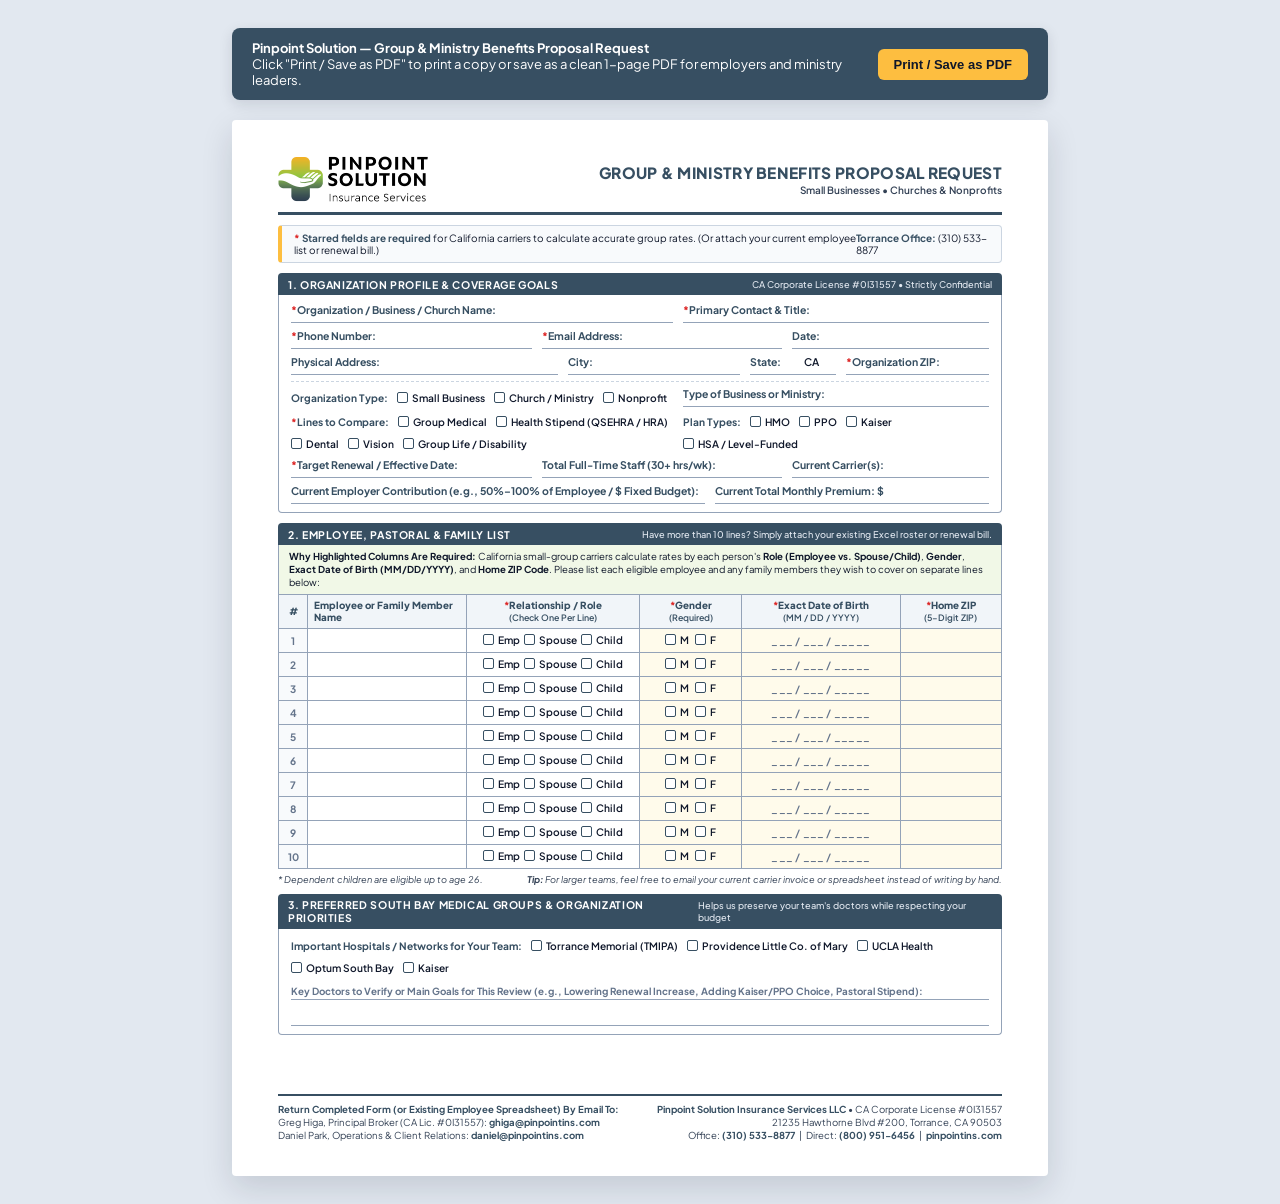
<file: group-proposal-request.html>
<!DOCTYPE html>
<html lang="en">
<head>
  <meta charset="UTF-8">
  <title>Group & Ministry Benefits Proposal Request | Pinpoint Solution Insurance Services LLC</title>
  <meta name="viewport" content="width=device-width, initial-scale=1.0">
  <link rel="preconnect" href="https://fonts.googleapis.com">
  <link rel="preconnect" href="https://fonts.gstatic.com" crossorigin>
  <link href="https://fonts.googleapis.com/css2?family=Plus+Jakarta+Sans:wght@400;500;600;700;800&display=swap" rel="stylesheet">
  <style>
    :root {
      --primary: #374F62;
      --secondary: #9ACC59;
      --secondary-dark: #4b784f;
      --accent-yellow: #FDBE40;
      --dark: #0f172a;
      --text: #334155;
      --light: #f8fafc;
      --border: #94a3b8;
      --border-light: #cbd5e1;
    }

    * {
      box-sizing: border-box;
      margin: 0;
      padding: 0;
      -webkit-print-color-adjust: exact;
      print-color-adjust: exact;
    }

    body {
      background: #e2e8f0;
      font-family: 'Plus Jakarta Sans', -apple-system, BlinkMacSystemFont, "Segoe UI", Roboto, sans-serif;
      color: var(--dark);
      padding: 28px 16px;
      display: flex;
      flex-direction: column;
      align-items: center;
    }

    .screen-toolbar {
      width: 8.5in;
      max-width: 100%;
      background: var(--primary);
      color: #ffffff;
      padding: 12px 20px;
      border-radius: 8px;
      margin-bottom: 20px;
      display: flex;
      justify-content: space-between;
      align-items: center;
      gap: 12px;
      box-shadow: 0 4px 14px rgba(15, 23, 42, 0.12);
      font-size: 13px;
    }

    .screen-toolbar button {
      background: var(--accent-yellow);
      color: var(--dark);
      border: none;
      padding: 8px 16px;
      border-radius: 6px;
      font-weight: 700;
      font-size: 13px;
      cursor: pointer;
      white-space: nowrap;
    }

    .screen-toolbar button:hover {
      background: #e6ab33;
    }

    .page {
      width: 8.5in;
      min-height: 11in;
      background: #ffffff;
      padding: 0.38in 0.48in 0.35in 0.48in;
      box-shadow: 0 12px 32px rgba(15, 23, 42, 0.14);
      border-radius: 4px;
      display: flex;
      flex-direction: column;
      justify-content: space-between;
    }

    .form-header {
      display: flex;
      justify-content: space-between;
      align-items: center;
      border-bottom: 3px solid var(--primary);
      padding-bottom: 10px;
      margin-bottom: 10px;
    }

    .logo-wrap {
      display: flex;
      align-items: center;
      gap: 12px;
    }

    .logo-wrap img {
      height: 46px;
      width: auto;
      object-fit: contain;
    }

    .logo-fallback {
      font-size: 18px;
      font-weight: 800;
      color: var(--primary);
      letter-spacing: -0.02em;
      line-height: 1.15;
    }

    .logo-fallback span {
      display: block;
      font-size: 11px;
      font-weight: 600;
      color: var(--secondary-dark);
      letter-spacing: 0.04em;
      text-transform: uppercase;
    }

    .title-block {
      text-align: right;
    }

    .title-block h1 {
      font-size: 15.5px;
      font-weight: 800;
      color: var(--primary);
      text-transform: uppercase;
      letter-spacing: 0.02em;
    }

    .title-block p {
      font-size: 10px;
      color: var(--text);
      font-weight: 600;
      margin-top: 2px;
    }

    .required-notice {
      background: #f8fafc;
      border: 1px solid var(--border-light);
      border-left: 4px solid var(--accent-yellow);
      padding: 6px 12px;
      border-radius: 4px;
      font-size: 10px;
      color: var(--dark);
      margin-bottom: 10px;
      display: flex;
      justify-content: space-between;
      align-items: center;
    }

    .required-notice strong {
      color: var(--primary);
    }

    .req-star {
      color: #dc2626;
      font-weight: 800;
    }

    .section-title {
      background: var(--primary);
      color: #ffffff;
      font-size: 10.5px;
      font-weight: 700;
      text-transform: uppercase;
      letter-spacing: 0.06em;
      padding: 4.5px 10px;
      border-radius: 4px 4px 0 0;
      display: flex;
      justify-content: space-between;
      align-items: center;
    }

    .section-title span.sub {
      font-size: 9.2px;
      font-weight: 500;
      color: #e2e8f0;
      text-transform: none;
      letter-spacing: 0;
    }

    .form-box {
      border: 1px solid var(--border);
      border-top: none;
      border-radius: 0 0 4px 4px;
      padding: 8px 12px;
      margin-bottom: 10px;
    }

    .field-row {
      display: grid;
      gap: 10px;
      margin-bottom: 6px;
    }

    .field-row:last-child {
      margin-bottom: 0;
    }

    .cols-2 { grid-template-columns: 1.25fr 1fr; }
    .cols-3 { grid-template-columns: 1.1fr 1.1fr 0.9fr; }
    .cols-4 { grid-template-columns: 1.4fr 0.9fr 0.45fr 0.75fr; }

    .write-field {
      display: flex;
      align-items: baseline;
      gap: 6px;
      font-size: 10.5px;
      border-bottom: 1px solid var(--border);
      padding-bottom: 2px;
      min-height: 20px;
    }

    .write-field label {
      font-weight: 700;
      color: var(--primary);
      white-space: nowrap;
    }

    .write-field .fill-space {
      flex: 1;
    }

    .checkbox-group {
      display: flex;
      align-items: center;
      gap: 9px;
      font-size: 10.2px;
      flex-wrap: wrap;
      padding: 2px 0;
    }

    .checkbox-group strong {
      color: var(--primary);
      font-weight: 700;
    }

    .cb-item {
      display: inline-flex;
      align-items: center;
      gap: 4px;
      font-weight: 600;
      color: var(--dark);
      white-space: nowrap;
    }

    .box-sq {
      display: inline-block;
      width: 11px;
      height: 11px;
      border: 1.4px solid var(--primary);
      border-radius: 2px;
      background: #ffffff;
    }

    .census-reminder {
      background: rgba(154, 204, 89, 0.14);
      border-left: 1px solid var(--border);
      border-right: 1px solid var(--border);
      padding: 5px 10px;
      font-size: 9.6px;
      color: var(--dark);
      line-height: 1.35;
    }

    .census-table {
      width: 100%;
      border-collapse: collapse;
      margin-bottom: 4px;
      font-size: 10.2px;
      table-layout: fixed;
    }

    .census-table th,
    .census-table td {
      border: 1px solid var(--border);
      padding: 4.5px 6px;
      vertical-align: middle;
    }

    .census-table th {
      background: #f1f5f9;
      color: var(--primary);
      font-weight: 800;
      text-align: left;
      font-size: 9.8px;
      line-height: 1.2;
    }

    .census-table td.num-cell {
      width: 4%;
      text-align: center;
      font-weight: 700;
      color: #64748b;
      background: #f8fafc;
    }

    .census-table td.name-cell {
      width: 22%;
    }

    .census-table td.role-cell {
      width: 24%;
      text-align: center;
      white-space: nowrap;
    }

    .census-table td.gender-cell {
      width: 14%;
      text-align: center;
      white-space: nowrap;
      background: #fffbeb;
    }

    .census-table td.dob-cell {
      width: 22%;
      text-align: center;
      white-space: nowrap;
      color: #64748b;
      font-weight: 600;
      font-size: 10.5px;
      letter-spacing: 0.02em;
      background: #fffbeb;
    }

    .census-table td.zip-cell {
      width: 14%;
      text-align: center;
      white-space: nowrap;
      background: #fffbeb;
    }

    .dependent-note {
      font-size: 9.2px;
      color: var(--text);
      font-style: italic;
      margin-bottom: 9px;
      display: flex;
      justify-content: space-between;
    }

    .lines-grid {
      display: flex;
      flex-direction: column;
      gap: 8px;
      margin-top: 6px;
    }

    .lined-row {
      border-bottom: 1px solid var(--border);
      height: 18px;
      display: flex;
      align-items: flex-end;
      padding-bottom: 2px;
      font-size: 9.8px;
      color: #64748b;
    }

    .form-footer {
      border-top: 2px solid var(--primary);
      padding-top: 7px;
      margin-top: 6px;
      display: flex;
      justify-content: space-between;
      align-items: center;
      font-size: 9.6px;
      color: var(--text);
      line-height: 1.38;
    }

    .form-footer strong {
      color: var(--primary);
    }

    @media print {
      body {
        background: none;
        padding: 0;
      }
      .screen-toolbar {
        display: none !important;
      }
      .page {
        box-shadow: none;
        border-radius: 0;
        width: 100%;
        min-height: auto;
        padding: 0.32in 0.42in;
      }
      @page {
        size: letter portrait;
        margin: 0;
      }
    }
  </style>
</head>
<body>

  <div class="screen-toolbar">
    <div>
      <strong>Pinpoint Solution — Group &amp; Ministry Benefits Proposal Request</strong><br>
      <span>Click "Print / Save as PDF" to print a copy or save as a clean 1-page PDF for employers and ministry leaders.</span>
    </div>
    <button onclick="window.print()">Print / Save as PDF</button>
  </div>

  <div class="page">
    <div>
      <div class="form-header">
        <div class="logo-wrap">
          <img src="images/logo-color.png" alt="Pinpoint Solution Insurance Services" onerror="this.style.display='none'; this.nextElementSibling.style.display='block';">
          <div class="logo-fallback" style="display:none;">
            PINPOINT SOLUTION
            <span>Insurance Services LLC</span>
          </div>
        </div>
        <div class="title-block">
          <h1>Group &amp; Ministry Benefits Proposal Request</h1>
          <p>Small Businesses • Churches &amp; Nonprofits</p>
        </div>
      </div>

      <div class="required-notice">
        <span><span class="req-star">*</span> <strong>Starred fields are required</strong> for California carriers to calculate accurate group rates. (Or attach your current employee list or renewal bill.)</span>
        <span><strong>Torrance Office:</strong> (310) 533-8877</span>
      </div>

      <div class="section-title">
        <span>1. Organization Profile &amp; Coverage Goals</span>
        <span class="sub">CA Corporate License #0I31557 • Strictly Confidential</span>
      </div>
      <div class="form-box">
        <div class="field-row cols-2">
          <div class="write-field"><label><span class="req-star">*</span>Organization / Business / Church Name:</label><span class="fill-space"></span></div>
          <div class="write-field"><label><span class="req-star">*</span>Primary Contact &amp; Title:</label><span class="fill-space"></span></div>
        </div>

        <div class="field-row cols-3">
          <div class="write-field"><label><span class="req-star">*</span>Phone Number:</label><span class="fill-space"></span></div>
          <div class="write-field"><label><span class="req-star">*</span>Email Address:</label><span class="fill-space"></span></div>
          <div class="write-field"><label>Date:</label><span class="fill-space"></span></div>
        </div>

        <div class="field-row cols-4">
          <div class="write-field"><label>Physical Address:</label><span class="fill-space"></span></div>
          <div class="write-field"><label>City:</label><span class="fill-space"></span></div>
          <div class="write-field"><label>State:</label><span class="fill-space" style="text-align:center; font-weight:600;">CA</span></div>
          <div class="write-field"><label><span class="req-star">*</span>Organization ZIP:</label><span class="fill-space"></span></div>
        </div>

        <div class="field-row cols-2" style="margin-top: 6px; padding-top: 5px; border-top: 1px dashed var(--border-light);">
          <div class="checkbox-group">
            <strong>Organization Type:</strong>
            <span class="cb-item"><span class="box-sq"></span> Small Business</span>
            <span class="cb-item"><span class="box-sq"></span> Church / Ministry</span>
            <span class="cb-item"><span class="box-sq"></span> Nonprofit</span>
          </div>
          <div class="write-field"><label>Type of Business or Ministry:</label><span class="fill-space"></span></div>
        </div>

        <div class="field-row cols-2" style="margin-top: 4px;">
          <div class="checkbox-group">
            <strong><span class="req-star">*</span>Lines to Compare:</strong>
            <span class="cb-item"><span class="box-sq"></span> Group Medical</span>
            <span class="cb-item"><span class="box-sq"></span> Health Stipend (QSEHRA / HRA)</span>
            <span class="cb-item"><span class="box-sq"></span> Dental</span>
            <span class="cb-item"><span class="box-sq"></span> Vision</span>
            <span class="cb-item"><span class="box-sq"></span> Group Life / Disability</span>
          </div>
          <div class="checkbox-group">
            <strong>Plan Types:</strong>
            <span class="cb-item"><span class="box-sq"></span> HMO</span>
            <span class="cb-item"><span class="box-sq"></span> PPO</span>
            <span class="cb-item"><span class="box-sq"></span> Kaiser</span>
            <span class="cb-item"><span class="box-sq"></span> HSA / Level-Funded</span>
          </div>
        </div>

        <div class="field-row cols-3" style="margin-top: 4px;">
          <div class="write-field"><label><span class="req-star">*</span>Target Renewal / Effective Date:</label><span class="fill-space"></span></div>
          <div class="write-field"><label>Total Full-Time Staff (30+ hrs/wk):</label><span class="fill-space"></span></div>
          <div class="write-field"><label>Current Carrier(s):</label><span class="fill-space"></span></div>
        </div>

        <div class="field-row cols-2">
          <div class="write-field"><label>Current Employer Contribution (e.g., 50%–100% of Employee / $ Fixed Budget):</label><span class="fill-space"></span></div>
          <div class="write-field"><label>Current Total Monthly Premium: $</label><span class="fill-space"></span></div>
        </div>
      </div>

      <div class="section-title">
        <span>2. Employee, Pastoral &amp; Family List</span>
        <span class="sub">Have more than 10 lines? Simply attach your existing Excel roster or renewal bill.</span>
      </div>
      <div class="census-reminder">
        <strong>Why Highlighted Columns Are Required:</strong> California small-group carriers calculate rates by each person's <strong>Role (Employee vs. Spouse/Child)</strong>, <strong>Gender</strong>, <strong>Exact Date of Birth (MM/DD/YYYY)</strong>, and <strong>Home ZIP Code</strong>. Please list each eligible employee and any family members they wish to cover on separate lines below:
      </div>
      <table class="census-table">
        <thead>
          <tr>
            <th style="width:4%; text-align:center;">#</th>
            <th style="width:22%;">Employee or Family Member Name</th>
            <th style="width:24%; text-align:center;"><span class="req-star">*</span>Relationship / Role<br><span style="font-weight:600; font-size:8.8px;">(Check One Per Line)</span></th>
            <th style="width:14%; text-align:center;"><span class="req-star">*</span>Gender<br><span style="font-weight:600; font-size:8.8px;">(Required)</span></th>
            <th style="width:22%; text-align:center;"><span class="req-star">*</span>Exact Date of Birth<br><span style="font-weight:600; font-size:8.8px;">(MM / DD / YYYY)</span></th>
            <th style="width:14%; text-align:center;"><span class="req-star">*</span>Home ZIP<br><span style="font-weight:600; font-size:8.8px;">(5-Digit ZIP)</span></th>
          </tr>
        </thead>
        <tbody>
          <tr>
            <td class="num-cell">1</td>
            <td class="name-cell"></td>
            <td class="role-cell"><span class="cb-item"><span class="box-sq"></span> Emp</span> &nbsp;<span class="cb-item"><span class="box-sq"></span> Spouse</span> &nbsp;<span class="cb-item"><span class="box-sq"></span> Child</span></td>
            <td class="gender-cell"><span class="cb-item"><span class="box-sq"></span> M</span> &nbsp; <span class="cb-item"><span class="box-sq"></span> F</span></td>
            <td class="dob-cell">___ / ___ / _____</td>
            <td class="zip-cell"></td>
          </tr>
          <tr>
            <td class="num-cell">2</td>
            <td class="name-cell"></td>
            <td class="role-cell"><span class="cb-item"><span class="box-sq"></span> Emp</span> &nbsp;<span class="cb-item"><span class="box-sq"></span> Spouse</span> &nbsp;<span class="cb-item"><span class="box-sq"></span> Child</span></td>
            <td class="gender-cell"><span class="cb-item"><span class="box-sq"></span> M</span> &nbsp; <span class="cb-item"><span class="box-sq"></span> F</span></td>
            <td class="dob-cell">___ / ___ / _____</td>
            <td class="zip-cell"></td>
          </tr>
          <tr>
            <td class="num-cell">3</td>
            <td class="name-cell"></td>
            <td class="role-cell"><span class="cb-item"><span class="box-sq"></span> Emp</span> &nbsp;<span class="cb-item"><span class="box-sq"></span> Spouse</span> &nbsp;<span class="cb-item"><span class="box-sq"></span> Child</span></td>
            <td class="gender-cell"><span class="cb-item"><span class="box-sq"></span> M</span> &nbsp; <span class="cb-item"><span class="box-sq"></span> F</span></td>
            <td class="dob-cell">___ / ___ / _____</td>
            <td class="zip-cell"></td>
          </tr>
          <tr>
            <td class="num-cell">4</td>
            <td class="name-cell"></td>
            <td class="role-cell"><span class="cb-item"><span class="box-sq"></span> Emp</span> &nbsp;<span class="cb-item"><span class="box-sq"></span> Spouse</span> &nbsp;<span class="cb-item"><span class="box-sq"></span> Child</span></td>
            <td class="gender-cell"><span class="cb-item"><span class="box-sq"></span> M</span> &nbsp; <span class="cb-item"><span class="box-sq"></span> F</span></td>
            <td class="dob-cell">___ / ___ / _____</td>
            <td class="zip-cell"></td>
          </tr>
          <tr>
            <td class="num-cell">5</td>
            <td class="name-cell"></td>
            <td class="role-cell"><span class="cb-item"><span class="box-sq"></span> Emp</span> &nbsp;<span class="cb-item"><span class="box-sq"></span> Spouse</span> &nbsp;<span class="cb-item"><span class="box-sq"></span> Child</span></td>
            <td class="gender-cell"><span class="cb-item"><span class="box-sq"></span> M</span> &nbsp; <span class="cb-item"><span class="box-sq"></span> F</span></td>
            <td class="dob-cell">___ / ___ / _____</td>
            <td class="zip-cell"></td>
          </tr>
          <tr>
            <td class="num-cell">6</td>
            <td class="name-cell"></td>
            <td class="role-cell"><span class="cb-item"><span class="box-sq"></span> Emp</span> &nbsp;<span class="cb-item"><span class="box-sq"></span> Spouse</span> &nbsp;<span class="cb-item"><span class="box-sq"></span> Child</span></td>
            <td class="gender-cell"><span class="cb-item"><span class="box-sq"></span> M</span> &nbsp; <span class="cb-item"><span class="box-sq"></span> F</span></td>
            <td class="dob-cell">___ / ___ / _____</td>
            <td class="zip-cell"></td>
          </tr>
          <tr>
            <td class="num-cell">7</td>
            <td class="name-cell"></td>
            <td class="role-cell"><span class="cb-item"><span class="box-sq"></span> Emp</span> &nbsp;<span class="cb-item"><span class="box-sq"></span> Spouse</span> &nbsp;<span class="cb-item"><span class="box-sq"></span> Child</span></td>
            <td class="gender-cell"><span class="cb-item"><span class="box-sq"></span> M</span> &nbsp; <span class="cb-item"><span class="box-sq"></span> F</span></td>
            <td class="dob-cell">___ / ___ / _____</td>
            <td class="zip-cell"></td>
          </tr>
          <tr>
            <td class="num-cell">8</td>
            <td class="name-cell"></td>
            <td class="role-cell"><span class="cb-item"><span class="box-sq"></span> Emp</span> &nbsp;<span class="cb-item"><span class="box-sq"></span> Spouse</span> &nbsp;<span class="cb-item"><span class="box-sq"></span> Child</span></td>
            <td class="gender-cell"><span class="cb-item"><span class="box-sq"></span> M</span> &nbsp; <span class="cb-item"><span class="box-sq"></span> F</span></td>
            <td class="dob-cell">___ / ___ / _____</td>
            <td class="zip-cell"></td>
          </tr>
          <tr>
            <td class="num-cell">9</td>
            <td class="name-cell"></td>
            <td class="role-cell"><span class="cb-item"><span class="box-sq"></span> Emp</span> &nbsp;<span class="cb-item"><span class="box-sq"></span> Spouse</span> &nbsp;<span class="cb-item"><span class="box-sq"></span> Child</span></td>
            <td class="gender-cell"><span class="cb-item"><span class="box-sq"></span> M</span> &nbsp; <span class="cb-item"><span class="box-sq"></span> F</span></td>
            <td class="dob-cell">___ / ___ / _____</td>
            <td class="zip-cell"></td>
          </tr>
          <tr>
            <td class="num-cell">10</td>
            <td class="name-cell"></td>
            <td class="role-cell"><span class="cb-item"><span class="box-sq"></span> Emp</span> &nbsp;<span class="cb-item"><span class="box-sq"></span> Spouse</span> &nbsp;<span class="cb-item"><span class="box-sq"></span> Child</span></td>
            <td class="gender-cell"><span class="cb-item"><span class="box-sq"></span> M</span> &nbsp; <span class="cb-item"><span class="box-sq"></span> F</span></td>
            <td class="dob-cell">___ / ___ / _____</td>
            <td class="zip-cell"></td>
          </tr>
        </tbody>
      </table>
      <div class="dependent-note">
        <span>* Dependent children are eligible up to age 26.</span>
        <span><strong>Tip:</strong> For larger teams, feel free to email your current carrier invoice or spreadsheet instead of writing by hand.</span>
      </div>

      <div class="section-title">
        <span>3. Preferred South Bay Medical Groups &amp; Organization Priorities</span>
        <span class="sub">Helps us preserve your team's doctors while respecting your budget</span>
      </div>
      <div class="form-box" style="margin-bottom: 0;">
        <div class="checkbox-group" style="margin-bottom: 5px;">
          <strong>Important Hospitals / Networks for Your Team:</strong>
          <span class="cb-item"><span class="box-sq"></span> Torrance Memorial (TMIPA)</span>
          <span class="cb-item"><span class="box-sq"></span> Providence Little Co. of Mary</span>
          <span class="cb-item"><span class="box-sq"></span> UCLA Health</span>
          <span class="cb-item"><span class="box-sq"></span> Optum South Bay</span>
          <span class="cb-item"><span class="box-sq"></span> Kaiser</span>
        </div>

        <div class="lines-grid">
          <div class="lined-row"><strong>Key Doctors to Verify or Main Goals for This Review (e.g., Lowering Renewal Increase, Adding Kaiser/PPO Choice, Pastoral Stipend):</strong></div>
          <div class="lined-row"></div>
        </div>
      </div>
    </div>

    <div class="form-footer">
      <div>
        <strong>Return Completed Form (or Existing Employee Spreadsheet) By Email To:</strong><br>
        Greg Higa, Principal Broker (CA Lic. #0I31557): <strong>ghiga@pinpointins.com</strong><br>
        Daniel Park, Operations &amp; Client Relations: <strong>daniel@pinpointins.com</strong>
      </div>
      <div style="text-align: right;">
        <strong>Pinpoint Solution Insurance Services LLC</strong> • CA Corporate License #0I31557<br>
        21235 Hawthorne Blvd #200, Torrance, CA 90503<br>
        Office: <strong>(310) 533-8877</strong> &nbsp;|&nbsp; Direct: <strong>(800) 951-6456</strong> &nbsp;|&nbsp; <strong>pinpointins.com</strong>
      </div>
    </div>
  </div>

</body>
</html>
</file>
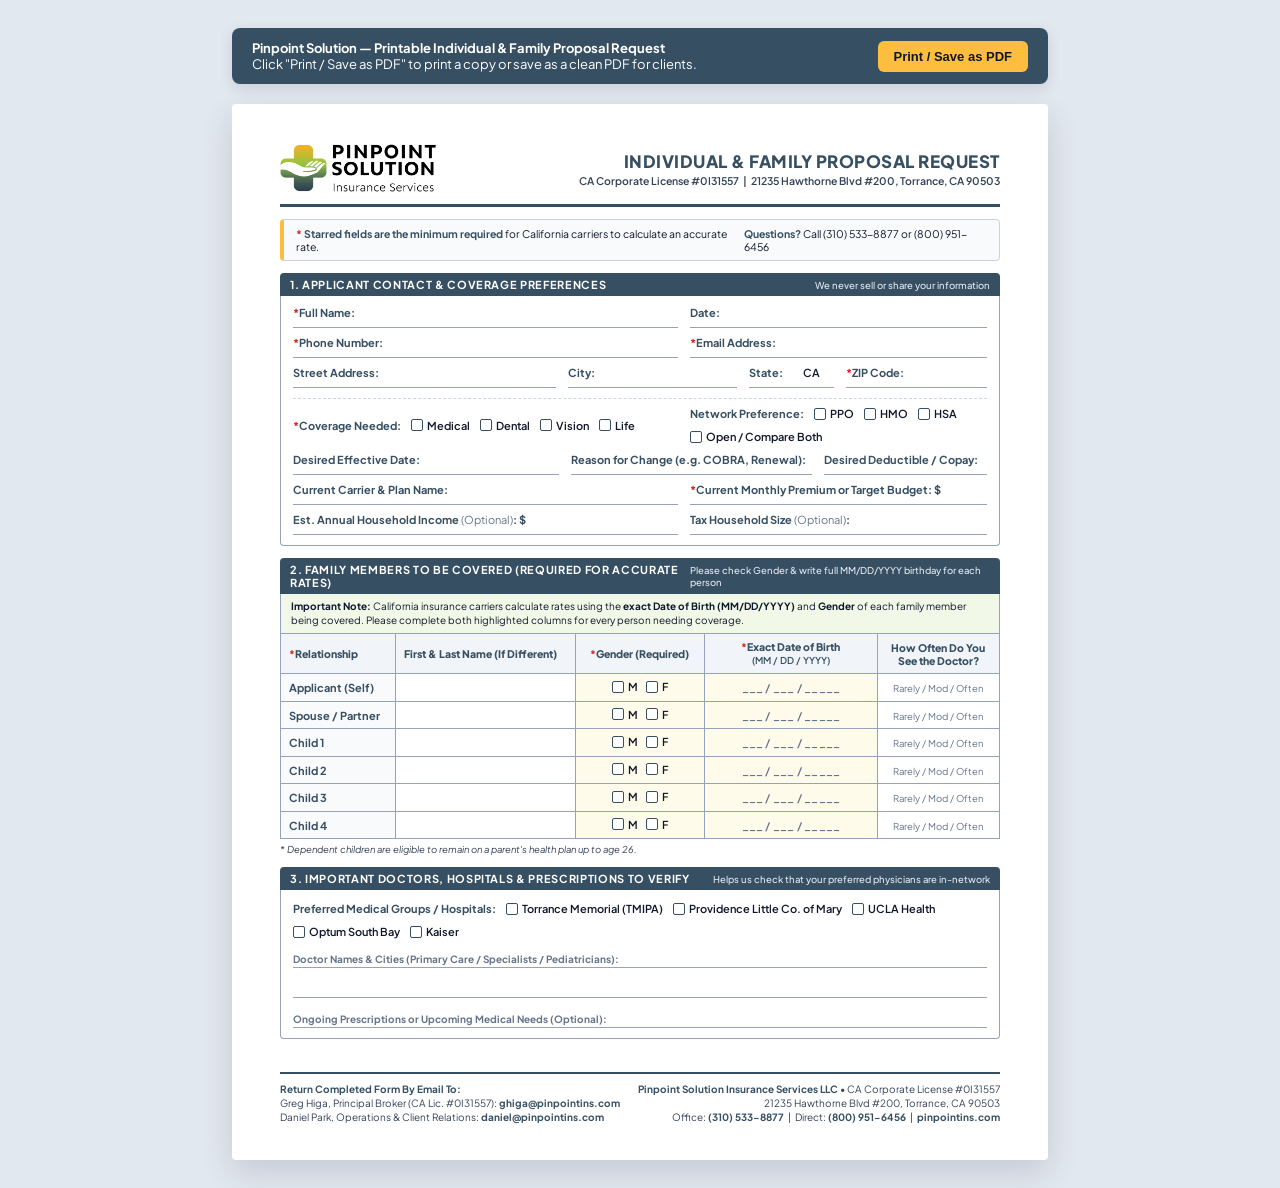
<file: ifp-proposal-request.html>
<!DOCTYPE html>
<html lang="en">
<head>
  <meta charset="UTF-8">
  <title>Individual & Family Proposal Request | Pinpoint Solution Insurance Services LLC</title>
  <meta name="viewport" content="width=device-width, initial-scale=1.0">
  <link rel="preconnect" href="https://fonts.googleapis.com">
  <link rel="preconnect" href="https://fonts.gstatic.com" crossorigin>
  <link href="https://fonts.googleapis.com/css2?family=Plus+Jakarta+Sans:wght@400;500;600;700;800&display=swap" rel="stylesheet">
  <style>
    :root {
      --primary: #374F62;
      --secondary: #9ACC59;
      --secondary-dark: #4b784f;
      --accent-yellow: #FDBE40;
      --dark: #0f172a;
      --text: #334155;
      --light: #f8fafc;
      --border: #94a3b8;
      --border-light: #cbd5e1;
    }

    * {
      box-sizing: border-box;
      margin: 0;
      padding: 0;
      -webkit-print-color-adjust: exact;
      print-color-adjust: exact;
    }

    body {
      background: #e2e8f0;
      font-family: 'Plus Jakarta Sans', -apple-system, BlinkMacSystemFont, "Segoe UI", Roboto, sans-serif;
      color: var(--dark);
      padding: 28px 16px;
      display: flex;
      flex-direction: column;
      align-items: center;
    }

    .screen-toolbar {
      width: 8.5in;
      max-width: 100%;
      background: var(--primary);
      color: #ffffff;
      padding: 12px 20px;
      border-radius: 8px;
      margin-bottom: 20px;
      display: flex;
      justify-content: space-between;
      align-items: center;
      gap: 12px;
      box-shadow: 0 4px 14px rgba(15, 23, 42, 0.12);
      font-size: 13px;
    }

    .screen-toolbar button {
      background: var(--accent-yellow);
      color: var(--dark);
      border: none;
      padding: 8px 16px;
      border-radius: 6px;
      font-weight: 700;
      font-size: 13px;
      cursor: pointer;
      white-space: nowrap;
    }

    .screen-toolbar button:hover {
      background: #e6ab33;
    }

    .page {
      width: 8.5in;
      min-height: 11in;
      background: #ffffff;
      padding: 0.42in 0.5in 0.38in 0.5in;
      box-shadow: 0 12px 32px rgba(15, 23, 42, 0.14);
      border-radius: 4px;
      display: flex;
      flex-direction: column;
      justify-content: space-between;
    }

    .form-header {
      display: flex;
      justify-content: space-between;
      align-items: center;
      border-bottom: 3px solid var(--primary);
      padding-bottom: 12px;
      margin-bottom: 12px;
    }

    .logo-wrap {
      display: flex;
      align-items: center;
      gap: 12px;
    }

    .logo-wrap img {
      height: 48px;
      width: auto;
      object-fit: contain;
    }

    .logo-fallback {
      font-size: 18px;
      font-weight: 800;
      color: var(--primary);
      letter-spacing: -0.02em;
      line-height: 1.15;
    }

    .logo-fallback span {
      display: block;
      font-size: 11px;
      font-weight: 600;
      color: var(--secondary-dark);
      letter-spacing: 0.04em;
      text-transform: uppercase;
    }

    .title-block {
      text-align: right;
    }

    .title-block h1 {
      font-size: 17px;
      font-weight: 800;
      color: var(--primary);
      text-transform: uppercase;
      letter-spacing: 0.03em;
    }

    .title-block p {
      font-size: 10.5px;
      color: var(--text);
      font-weight: 600;
      margin-top: 2px;
    }

    .required-notice {
      background: #f8fafc;
      border: 1px solid var(--border-light);
      border-left: 4px solid var(--accent-yellow);
      padding: 7px 12px;
      border-radius: 4px;
      font-size: 10.5px;
      color: var(--dark);
      margin-bottom: 12px;
      display: flex;
      justify-content: space-between;
      align-items: center;
    }

    .required-notice strong {
      color: var(--primary);
    }

    .req-star {
      color: #dc2626;
      font-weight: 800;
    }

    .section-title {
      background: var(--primary);
      color: #ffffff;
      font-size: 11px;
      font-weight: 700;
      text-transform: uppercase;
      letter-spacing: 0.06em;
      padding: 5px 10px;
      border-radius: 4px 4px 0 0;
      display: flex;
      justify-content: space-between;
      align-items: center;
    }

    .section-title span.sub {
      font-size: 9.5px;
      font-weight: 500;
      color: #e2e8f0;
      text-transform: none;
      letter-spacing: 0;
    }

    .form-box {
      border: 1px solid var(--border);
      border-top: none;
      border-radius: 0 0 4px 4px;
      padding: 10px 12px;
      margin-bottom: 12px;
    }

    .field-row {
      display: grid;
      gap: 12px;
      margin-bottom: 8px;
    }

    .field-row:last-child {
      margin-bottom: 0;
    }

    .cols-2 { grid-template-columns: 1.3fr 1fr; }
    .cols-3 { grid-template-columns: 1.3fr 1fr 0.8fr; }
    .cols-4 { grid-template-columns: 1.4fr 0.9fr 0.45fr 0.75fr; }

    .write-field {
      display: flex;
      align-items: baseline;
      gap: 6px;
      font-size: 11px;
      border-bottom: 1px solid var(--border);
      padding-bottom: 3px;
      min-height: 22px;
    }

    .write-field label {
      font-weight: 700;
      color: var(--primary);
      white-space: nowrap;
    }

    .write-field .fill-space {
      flex: 1;
    }

    .checkbox-group {
      display: flex;
      align-items: center;
      gap: 10px;
      font-size: 11px;
      flex-wrap: wrap;
      padding: 2px 0;
    }

    .checkbox-group strong {
      color: var(--primary);
      font-weight: 700;
    }

    .cb-item {
      display: inline-flex;
      align-items: center;
      gap: 4px;
      font-weight: 600;
      color: var(--dark);
      white-space: nowrap;
    }

    .box-sq {
      display: inline-block;
      width: 12px;
      height: 12px;
      border: 1.4px solid var(--primary);
      border-radius: 2px;
      background: #ffffff;
    }

    .census-reminder {
      background: rgba(154, 204, 89, 0.14);
      border-left: 1px solid var(--border);
      border-right: 1px solid var(--border);
      padding: 6px 10px;
      font-size: 10px;
      color: var(--dark);
      line-height: 1.35;
    }

    .census-table {
      width: 100%;
      border-collapse: collapse;
      margin-bottom: 4px;
      font-size: 11px;
      table-layout: fixed;
    }

    .census-table th,
    .census-table td {
      border: 1px solid var(--border);
      padding: 6px 8px;
      vertical-align: middle;
    }

    .census-table th {
      background: #f1f5f9;
      color: var(--primary);
      font-weight: 800;
      text-align: left;
      font-size: 10.5px;
      line-height: 1.25;
    }

    .census-table td.role-cell {
      font-weight: 700;
      color: var(--primary);
      background: #f8fafc;
      width: 16%;
      white-space: nowrap;
    }

    .census-table td.name-cell {
      width: 25%;
    }

    .census-table td.gender-cell {
      width: 18%;
      text-align: center;
      white-space: nowrap;
      background: #fffbeb;
    }

    .census-table td.dob-cell {
      width: 24%;
      text-align: center;
      white-space: nowrap;
      color: #64748b;
      font-weight: 600;
      font-size: 11px;
      letter-spacing: 0.02em;
      background: #fffbeb;
    }

    .census-table td.freq-cell {
      width: 17%;
      text-align: center;
      white-space: nowrap;
    }

    .dependent-note {
      font-size: 9.5px;
      color: var(--text);
      font-style: italic;
      margin-bottom: 12px;
    }

    .lines-grid {
      display: flex;
      flex-direction: column;
      gap: 10px;
      margin-top: 8px;
    }

    .lined-row {
      border-bottom: 1px solid var(--border);
      height: 20px;
      display: flex;
      align-items: flex-end;
      padding-bottom: 2px;
      font-size: 10px;
      color: #64748b;
    }

    .form-footer {
      border-top: 2px solid var(--primary);
      padding-top: 8px;
      margin-top: 8px;
      display: flex;
      justify-content: space-between;
      align-items: center;
      font-size: 10px;
      color: var(--text);
      line-height: 1.4;
    }

    .form-footer strong {
      color: var(--primary);
    }

    @media print {
      body {
        background: none;
        padding: 0;
      }
      .screen-toolbar {
        display: none !important;
      }
      .page {
        box-shadow: none;
        border-radius: 0;
        width: 100%;
        min-height: auto;
        padding: 0.35in 0.45in;
      }
      @page {
        size: letter portrait;
        margin: 0;
      }
    }
  </style>
</head>
<body>

  <div class="screen-toolbar">
    <div>
      <strong>Pinpoint Solution — Printable Individual &amp; Family Proposal Request</strong><br>
      <span>Click "Print / Save as PDF" to print a copy or save as a clean PDF for clients.</span>
    </div>
    <button onclick="window.print()">Print / Save as PDF</button>
  </div>

  <div class="page">
    <div>
      <div class="form-header">
        <div class="logo-wrap">
          <img src="images/logo-color.png" alt="Pinpoint Solution Insurance Services" onerror="this.style.display='none'; this.nextElementSibling.style.display='block';">
          <div class="logo-fallback" style="display:none;">
            PINPOINT SOLUTION
            <span>Insurance Services LLC</span>
          </div>
        </div>
        <div class="title-block">
          <h1>Individual &amp; Family Proposal Request</h1>
          <p>CA Corporate License #0I31557 &nbsp;|&nbsp; 21235 Hawthorne Blvd #200, Torrance, CA 90503</p>
        </div>
      </div>

      <div class="required-notice">
        <span><span class="req-star">*</span> <strong>Starred fields are the minimum required</strong> for California carriers to calculate an accurate rate.</span>
        <span><strong>Questions?</strong> Call (310) 533-8877 or (800) 951-6456</span>
      </div>

      <div class="section-title">
        <span>1. Applicant Contact &amp; Coverage Preferences</span>
        <span class="sub">We never sell or share your information</span>
      </div>
      <div class="form-box">
        <div class="field-row cols-2">
          <div class="write-field"><label><span class="req-star">*</span>Full Name:</label><span class="fill-space"></span></div>
          <div class="write-field"><label>Date:</label><span class="fill-space"></span></div>
        </div>

        <div class="field-row cols-2">
          <div class="write-field"><label><span class="req-star">*</span>Phone Number:</label><span class="fill-space"></span></div>
          <div class="write-field"><label><span class="req-star">*</span>Email Address:</label><span class="fill-space"></span></div>
        </div>

        <div class="field-row cols-4">
          <div class="write-field"><label>Street Address:</label><span class="fill-space"></span></div>
          <div class="write-field"><label>City:</label><span class="fill-space"></span></div>
          <div class="write-field"><label>State:</label><span class="fill-space" style="text-align:center; font-weight:600;">CA</span></div>
          <div class="write-field"><label><span class="req-star">*</span>ZIP Code:</label><span class="fill-space"></span></div>
        </div>

        <div class="field-row cols-2" style="margin-top: 10px; padding-top: 6px; border-top: 1px dashed var(--border-light);">
          <div class="checkbox-group">
            <strong><span class="req-star">*</span>Coverage Needed:</strong>
            <span class="cb-item"><span class="box-sq"></span> Medical</span>
            <span class="cb-item"><span class="box-sq"></span> Dental</span>
            <span class="cb-item"><span class="box-sq"></span> Vision</span>
            <span class="cb-item"><span class="box-sq"></span> Life</span>
          </div>
          <div class="checkbox-group">
            <strong>Network Preference:</strong>
            <span class="cb-item"><span class="box-sq"></span> PPO</span>
            <span class="cb-item"><span class="box-sq"></span> HMO</span>
            <span class="cb-item"><span class="box-sq"></span> HSA</span>
            <span class="cb-item"><span class="box-sq"></span> Open / Compare Both</span>
          </div>
        </div>

        <div class="field-row cols-3" style="margin-top: 6px;">
          <div class="write-field"><label>Desired Effective Date:</label><span class="fill-space"></span></div>
          <div class="write-field"><label>Reason for Change (e.g. COBRA, Renewal):</label><span class="fill-space"></span></div>
          <div class="write-field"><label>Desired Deductible / Copay:</label><span class="fill-space"></span></div>
        </div>

        <div class="field-row cols-2">
          <div class="write-field"><label>Current Carrier &amp; Plan Name:</label><span class="fill-space"></span></div>
          <div class="write-field"><label><span class="req-star">*</span>Current Monthly Premium or Target Budget: $</label><span class="fill-space"></span></div>
        </div>

        <div class="field-row cols-2">
          <div class="write-field"><label>Est. Annual Household Income <span style="font-weight:400; color:#64748b;">(Optional)</span>: $</label><span class="fill-space"></span></div>
          <div class="write-field"><label>Tax Household Size <span style="font-weight:400; color:#64748b;">(Optional)</span>:</label><span class="fill-space"></span></div>
        </div>
      </div>

      <div class="section-title">
        <span>2. Family Members to Be Covered (Required for Accurate Rates)</span>
        <span class="sub">Please check Gender &amp; write full MM/DD/YYYY birthday for each person</span>
      </div>
      <div class="census-reminder">
        <strong>Important Note:</strong> California insurance carriers calculate rates using the <strong>exact Date of Birth (MM/DD/YYYY)</strong> and <strong>Gender</strong> of each family member being covered. Please complete both highlighted columns for every person needing coverage.
      </div>
      <table class="census-table">
        <thead>
          <tr>
            <th style="width:16%;"><span class="req-star">*</span>Relationship</th>
            <th style="width:25%;">First &amp; Last Name (If Different)</th>
            <th style="width:18%; text-align:center;"><span class="req-star">*</span>Gender (Required)</th>
            <th style="width:24%; text-align:center;"><span class="req-star">*</span>Exact Date of Birth<br><span style="font-weight:600; font-size:9.5px;">(MM / DD / YYYY)</span></th>
            <th style="width:17%; text-align:center;">How Often Do You<br>See the Doctor?</th>
          </tr>
        </thead>
        <tbody>
          <tr>
            <td class="role-cell">Applicant (Self)</td>
            <td class="name-cell"></td>
            <td class="gender-cell"><span class="cb-item"><span class="box-sq"></span> M</span> &nbsp;&nbsp; <span class="cb-item"><span class="box-sq"></span> F</span></td>
            <td class="dob-cell">___ / ___ / _____</td>
            <td class="freq-cell"><span style="font-size:9.5px; color:#64748b;">Rarely / Mod / Often</span></td>
          </tr>
          <tr>
            <td class="role-cell">Spouse / Partner</td>
            <td class="name-cell"></td>
            <td class="gender-cell"><span class="cb-item"><span class="box-sq"></span> M</span> &nbsp;&nbsp; <span class="cb-item"><span class="box-sq"></span> F</span></td>
            <td class="dob-cell">___ / ___ / _____</td>
            <td class="freq-cell"><span style="font-size:9.5px; color:#64748b;">Rarely / Mod / Often</span></td>
          </tr>
          <tr>
            <td class="role-cell">Child 1</td>
            <td class="name-cell"></td>
            <td class="gender-cell"><span class="cb-item"><span class="box-sq"></span> M</span> &nbsp;&nbsp; <span class="cb-item"><span class="box-sq"></span> F</span></td>
            <td class="dob-cell">___ / ___ / _____</td>
            <td class="freq-cell"><span style="font-size:9.5px; color:#64748b;">Rarely / Mod / Often</span></td>
          </tr>
          <tr>
            <td class="role-cell">Child 2</td>
            <td class="name-cell"></td>
            <td class="gender-cell"><span class="cb-item"><span class="box-sq"></span> M</span> &nbsp;&nbsp; <span class="cb-item"><span class="box-sq"></span> F</span></td>
            <td class="dob-cell">___ / ___ / _____</td>
            <td class="freq-cell"><span style="font-size:9.5px; color:#64748b;">Rarely / Mod / Often</span></td>
          </tr>
          <tr>
            <td class="role-cell">Child 3</td>
            <td class="name-cell"></td>
            <td class="gender-cell"><span class="cb-item"><span class="box-sq"></span> M</span> &nbsp;&nbsp; <span class="cb-item"><span class="box-sq"></span> F</span></td>
            <td class="dob-cell">___ / ___ / _____</td>
            <td class="freq-cell"><span style="font-size:9.5px; color:#64748b;">Rarely / Mod / Often</span></td>
          </tr>
          <tr>
            <td class="role-cell">Child 4</td>
            <td class="name-cell"></td>
            <td class="gender-cell"><span class="cb-item"><span class="box-sq"></span> M</span> &nbsp;&nbsp; <span class="cb-item"><span class="box-sq"></span> F</span></td>
            <td class="dob-cell">___ / ___ / _____</td>
            <td class="freq-cell"><span style="font-size:9.5px; color:#64748b;">Rarely / Mod / Often</span></td>
          </tr>
        </tbody>
      </table>
      <div class="dependent-note">
        * Dependent children are eligible to remain on a parent's health plan up to age 26.
      </div>

      <div class="section-title">
        <span>3. Important Doctors, Hospitals &amp; Prescriptions to Verify</span>
        <span class="sub">Helps us check that your preferred physicians are in-network</span>
      </div>
      <div class="form-box" style="margin-bottom: 0;">
        <div class="checkbox-group" style="margin-bottom: 6px;">
          <strong>Preferred Medical Groups / Hospitals:</strong>
          <span class="cb-item"><span class="box-sq"></span> Torrance Memorial (TMIPA)</span>
          <span class="cb-item"><span class="box-sq"></span> Providence Little Co. of Mary</span>
          <span class="cb-item"><span class="box-sq"></span> UCLA Health</span>
          <span class="cb-item"><span class="box-sq"></span> Optum South Bay</span>
          <span class="cb-item"><span class="box-sq"></span> Kaiser</span>
        </div>

        <div class="lines-grid">
          <div class="lined-row"><strong>Doctor Names &amp; Cities (Primary Care / Specialists / Pediatricians):</strong></div>
          <div class="lined-row"></div>
          <div class="lined-row"><strong>Ongoing Prescriptions or Upcoming Medical Needs (Optional):</strong></div>
        </div>
      </div>
    </div>

    <div class="form-footer">
      <div>
        <strong>Return Completed Form By Email To:</strong><br>
        Greg Higa, Principal Broker (CA Lic. #0I31557): <strong>ghiga@pinpointins.com</strong><br>
        Daniel Park, Operations &amp; Client Relations: <strong>daniel@pinpointins.com</strong>
      </div>
      <div style="text-align: right;">
        <strong>Pinpoint Solution Insurance Services LLC</strong> • CA Corporate License #0I31557<br>
        21235 Hawthorne Blvd #200, Torrance, CA 90503<br>
        Office: <strong>(310) 533-8877</strong> &nbsp;|&nbsp; Direct: <strong>(800) 951-6456</strong> &nbsp;|&nbsp; <strong>pinpointins.com</strong>
      </div>
    </div>
  </div>

</body>
</html>
</file>
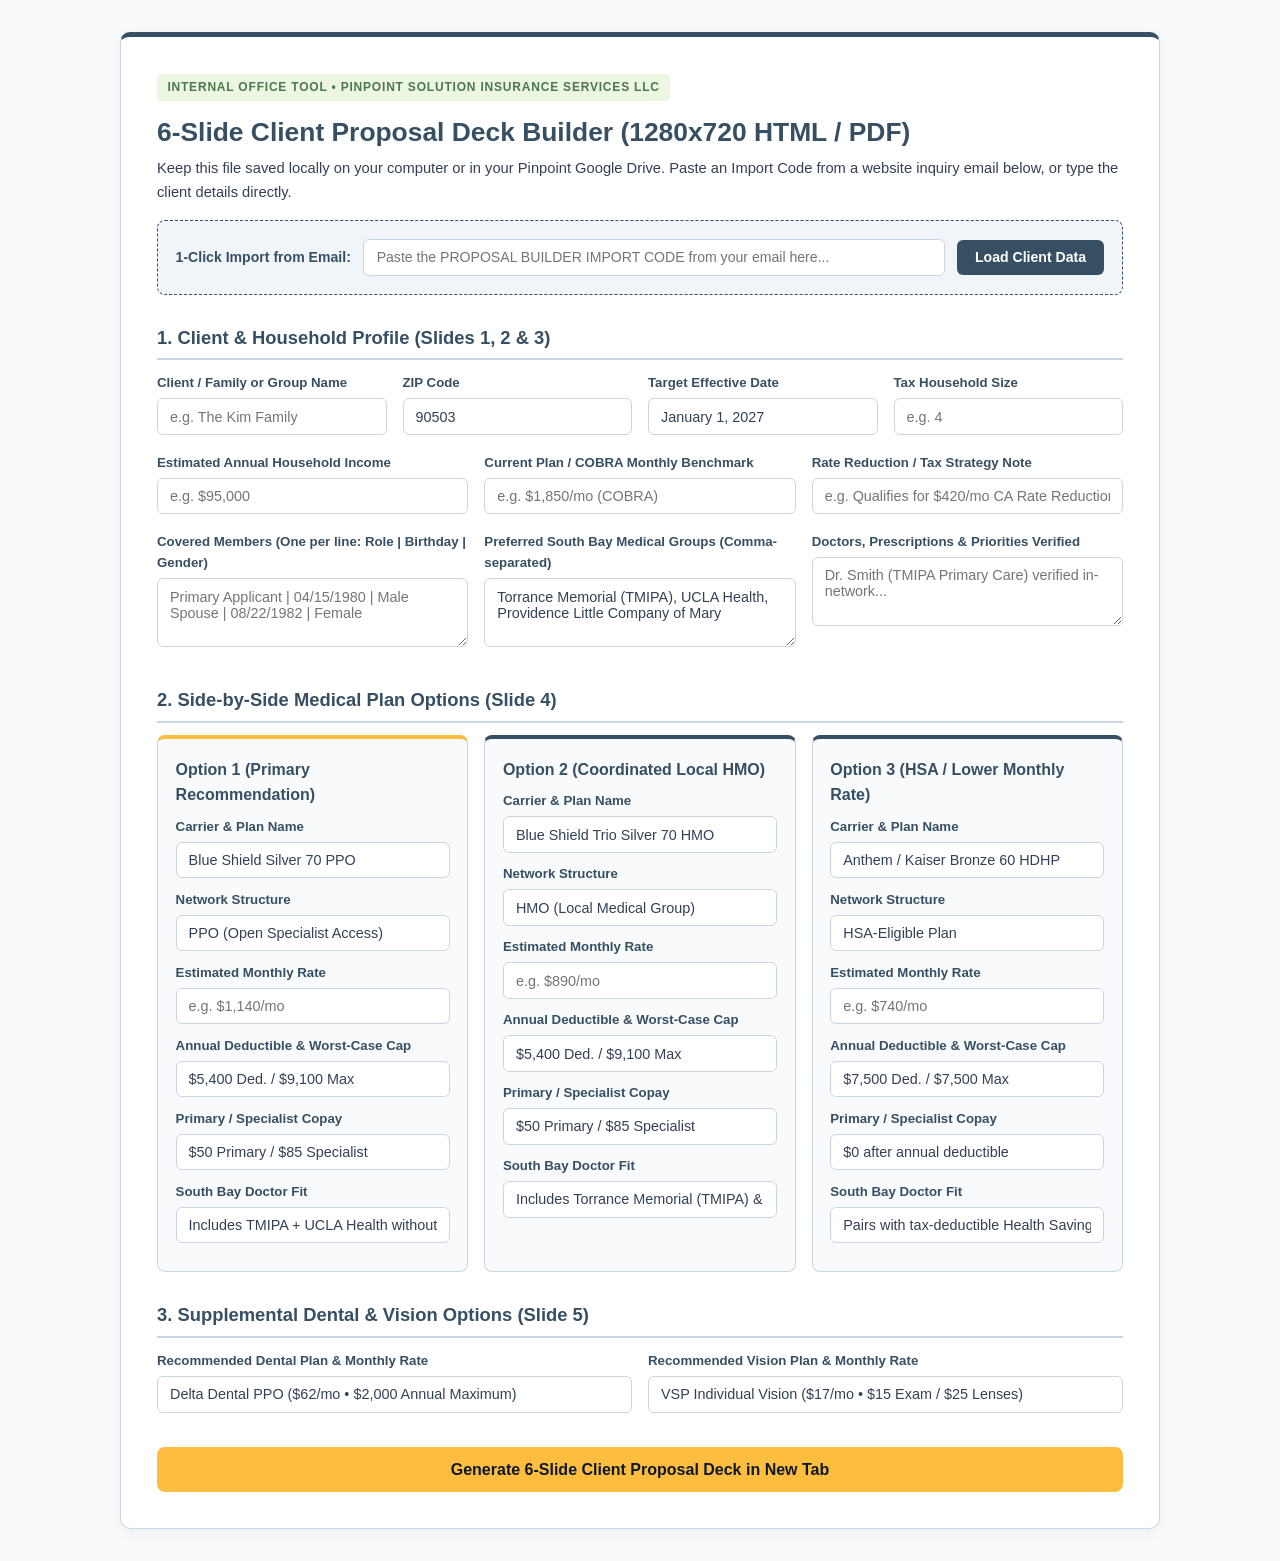
<file: proposal-builder.html>
<!DOCTYPE html>
<html lang="en">
<head>
    <meta charset="UTF-8">
    <meta name="viewport" content="width=device-width, initial-scale=1.0">
    <meta name="robots" content="noindex, nofollow">
    <title>Internal Proposal Deck Builder | Pinpoint Solution Insurance Services LLC</title>
    <style>
        :root {
            --primary: #374F62;
            --secondary: #9ACC59;
            --secondary-dark: #4b784f;
            --accent-yellow: #FDBE40;
            --dark: #0f172a;
            --text: #334155;
            --light: #f8fafc;
            --border: #cbd5e1;
            --card-bg: #ffffff;
        }
        * { box-sizing: border-box; margin: 0; padding: 0; font-family: -apple-system, BlinkMacSystemFont, "Segoe UI", Roboto, Helvetica, Arial, sans-serif; }
        body { background: var(--light); color: var(--text); line-height: 1.6; padding: 2rem; }
        .container { max-width: 1040px; margin: 0 auto; background: var(--card-bg); border: 1px solid var(--border); border-top: 5px solid var(--primary); border-radius: 10px; padding: 2.25rem; box-shadow: 0 4px 16px rgba(0,0,0,0.05); }
        h1 { color: var(--primary); font-size: 1.65rem; margin-bottom: 0.25rem; }
        h2 { color: var(--primary); font-size: 1.15rem; margin: 1.75rem 0 0.75rem 0; padding-bottom: 0.4rem; border-bottom: 2px solid var(--border); }
        .tag { display: inline-block; background: rgba(154,204,89,0.18); color: var(--secondary-dark); font-size: 0.75rem; font-weight: 700; text-transform: uppercase; letter-spacing: 0.8px; padding: 0.25rem 0.65rem; border-radius: 4px; margin-bottom: 0.6rem; }
        .import-box { background: #f1f5f9; border: 1px dashed var(--primary); border-radius: 8px; padding: 1.1rem; margin-top: 1rem; display: flex; gap: 0.75rem; align-items: center; flex-wrap: wrap; }
        .import-box input { flex: 1; min-width: 260px; padding: 0.6rem 0.8rem; border: 1px solid var(--border); border-radius: 6px; font-size: 0.88rem; }
        .grid-3 { display: grid; grid-template-columns: repeat(auto-fit, minmax(280px, 1fr)); gap: 1rem; }
        .grid-4 { display: grid; grid-template-columns: repeat(auto-fit, minmax(200px, 1fr)); gap: 1rem; }
        .form-group { display: flex; flex-direction: column; gap: 0.3rem; margin-bottom: 0.65rem; }
        .form-group label { font-size: 0.83rem; font-weight: 700; color: var(--primary); }
        .form-group input, .form-group textarea { padding: 0.58rem 0.75rem; border: 1px solid var(--border); border-radius: 6px; font-size: 0.9rem; color: var(--text); }
        .plan-card { background: var(--light); border: 1px solid var(--border); border-top: 4px solid var(--primary); border-radius: 8px; padding: 1.1rem; }
        .plan-card.rec { border-top-color: var(--accent-yellow); }
        .btn { background: var(--accent-yellow); color: var(--dark); font-weight: 700; border: none; padding: 0.85rem 1.75rem; border-radius: 8px; cursor: pointer; font-size: 1rem; }
        .btn-sec { background: var(--primary); color: #fff; font-weight: 600; border: none; padding: 0.6rem 1.15rem; border-radius: 6px; cursor: pointer; font-size: 0.88rem; }
    </style>
</head>
<body>

    <div class="container">
        <span class="tag">Internal Office Tool • Pinpoint Solution Insurance Services LLC</span>
        <h1>6-Slide Client Proposal Deck Builder (1280x720 HTML / PDF)</h1>
        <p style="font-size: 0.92rem;">Keep this file saved locally on your computer or in your Pinpoint Google Drive. Paste an Import Code from a website inquiry email below, or type the client details directly.</p>

        <div class="import-box">
            <strong style="font-size: 0.88rem; color: var(--primary);">1-Click Import from Email:</strong>
            <input type="text" id="importTokenInput" placeholder="Paste the PROPOSAL BUILDER IMPORT CODE from your email here...">
            <button type="button" class="btn-sec" onclick="loadFromImportToken()">Load Client Data</button>
        </div>

        <h2>1. Client &amp; Household Profile (Slides 1, 2 &amp; 3)</h2>
        <div class="grid-4">
            <div class="form-group"><label>Client / Family or Group Name</label><input type="text" id="cName" placeholder="e.g. The Kim Family"></div>
            <div class="form-group"><label>ZIP Code</label><input type="text" id="cZip" value="90503"></div>
            <div class="form-group"><label>Target Effective Date</label><input type="text" id="deckEffectiveDate" value="January 1, 2027"></div>
            <div class="form-group"><label>Tax Household Size</label><input type="text" id="taxHouseholdSize" placeholder="e.g. 4"></div>
        </div>
        <div class="grid-3" style="margin-top: 0.4rem;">
            <div class="form-group"><label>Estimated Annual Household Income</label><input type="text" id="householdIncome" placeholder="e.g. $95,000"></div>
            <div class="form-group"><label>Current Plan / COBRA Monthly Benchmark</label><input type="text" id="deckCobraCost" placeholder="e.g. $1,850/mo (COBRA)"></div>
            <div class="form-group"><label>Rate Reduction / Tax Strategy Note</label><input type="text" id="deckSubsidyNote" placeholder="e.g. Qualifies for $420/mo CA Rate Reduction"></div>
        </div>
        <div class="grid-3" style="margin-top: 0.4rem;">
            <div class="form-group">
                <label>Covered Members (One per line: Role | Birthday | Gender)</label>
                <textarea id="membersTextarea" rows="3" placeholder="Primary Applicant | 04/15/1980 | Male&#10;Spouse | 08/22/1982 | Female"></textarea>
            </div>
            <div class="form-group">
                <label>Preferred South Bay Medical Groups (Comma-separated)</label>
                <textarea id="networksTextarea" rows="3">Torrance Memorial (TMIPA), UCLA Health, Providence Little Company of Mary</textarea>
            </div>
            <div class="form-group">
                <label>Doctors, Prescriptions &amp; Priorities Verified</label>
                <textarea id="clientNotes" rows="3" placeholder="Dr. Smith (TMIPA Primary Care) verified in-network..."></textarea>
            </div>
        </div>

        <h2>2. Side-by-Side Medical Plan Options (Slide 4)</h2>
        <div class="grid-3">
            <div class="plan-card rec">
                <strong style="color:var(--primary); display:block; margin-bottom:0.5rem;">Option 1 (Primary Recommendation)</strong>
                <div class="form-group"><label>Carrier &amp; Plan Name</label><input type="text" id="m1Name" value="Blue Shield Silver 70 PPO"></div>
                <div class="form-group"><label>Network Structure</label><input type="text" id="m1Type" value="PPO (Open Specialist Access)"></div>
                <div class="form-group"><label>Estimated Monthly Rate</label><input type="text" id="m1Rate" placeholder="e.g. $1,140/mo"></div>
                <div class="form-group"><label>Annual Deductible &amp; Worst-Case Cap</label><input type="text" id="m1Ded" value="$5,400 Ded. / $9,100 Max"></div>
                <div class="form-group"><label>Primary / Specialist Copay</label><input type="text" id="m1Copay" value="$50 Primary / $85 Specialist"></div>
                <div class="form-group"><label>South Bay Doctor Fit</label><input type="text" id="m1Fit" value="Includes TMIPA + UCLA Health without referrals"></div>
            </div>
            <div class="plan-card">
                <strong style="color:var(--primary); display:block; margin-bottom:0.5rem;">Option 2 (Coordinated Local HMO)</strong>
                <div class="form-group"><label>Carrier &amp; Plan Name</label><input type="text" id="m2Name" value="Blue Shield Trio Silver 70 HMO"></div>
                <div class="form-group"><label>Network Structure</label><input type="text" id="m2Type" value="HMO (Local Medical Group)"></div>
                <div class="form-group"><label>Estimated Monthly Rate</label><input type="text" id="m2Rate" placeholder="e.g. $890/mo"></div>
                <div class="form-group"><label>Annual Deductible &amp; Worst-Case Cap</label><input type="text" id="m2Ded" value="$5,400 Ded. / $9,100 Max"></div>
                <div class="form-group"><label>Primary / Specialist Copay</label><input type="text" id="m2Copay" value="$50 Primary / $85 Specialist"></div>
                <div class="form-group"><label>South Bay Doctor Fit</label><input type="text" id="m2Fit" value="Includes Torrance Memorial (TMIPA) &amp; Providence"></div>
            </div>
            <div class="plan-card">
                <strong style="color:var(--primary); display:block; margin-bottom:0.5rem;">Option 3 (HSA / Lower Monthly Rate)</strong>
                <div class="form-group"><label>Carrier &amp; Plan Name</label><input type="text" id="m3Name" value="Anthem / Kaiser Bronze 60 HDHP"></div>
                <div class="form-group"><label>Network Structure</label><input type="text" id="m3Type" value="HSA-Eligible Plan"></div>
                <div class="form-group"><label>Estimated Monthly Rate</label><input type="text" id="m3Rate" placeholder="e.g. $740/mo"></div>
                <div class="form-group"><label>Annual Deductible &amp; Worst-Case Cap</label><input type="text" id="m3Ded" value="$7,500 Ded. / $7,500 Max"></div>
                <div class="form-group"><label>Primary / Specialist Copay</label><input type="text" id="m3Copay" value="$0 after annual deductible"></div>
                <div class="form-group"><label>South Bay Doctor Fit</label><input type="text" id="m3Fit" value="Pairs with tax-deductible Health Savings Account"></div>
            </div>
        </div>

        <h2>3. Supplemental Dental &amp; Vision Options (Slide 5)</h2>
        <div class="grid-3">
            <div class="form-group">
                <label>Recommended Dental Plan &amp; Monthly Rate</label>
                <input type="text" id="dentalOption" value="Delta Dental PPO ($62/mo • $2,000 Annual Maximum)">
            </div>
            <div class="form-group">
                <label>Recommended Vision Plan &amp; Monthly Rate</label>
                <input type="text" id="visionOption" value="VSP Individual Vision ($17/mo • $15 Exam / $25 Lenses)">
            </div>
        </div>

        <div style="margin-top: 1.5rem;">
            <button type="button" class="btn" style="width: 100%;" onclick="launchQuoteDeck()">Generate 6-Slide Client Proposal Deck in New Tab</button>
        </div>
    </div>

    <script>
        function escapeHtml(str) {
            return String(str || '')
                .replace(/&/g, '&amp;')
                .replace(/</g, '&lt;')
                .replace(/>/g, '&gt;')
                .replace(/"/g, '&quot;')
                .replace(/'/g, '&#39;')
                .replace(/`/g, '&#96;');
        }

        function decodeUtf8Base64(b64) {
            const bin = atob(b64);
            const bytes = new Uint8Array(bin.length);
            for (let i = 0; i < bin.length; i++) {
                bytes[i] = bin.charCodeAt(i);
            }
            return new TextDecoder().decode(bytes);
        }

        function loadFromImportToken() {
            const raw = document.getElementById('importTokenInput').value.trim().replace(/\s+/g, '');
            if (!raw) return;
            try {
                const data = JSON.parse(decodeUtf8Base64(raw));
                if (data.name) document.getElementById('cName').value = (data.org && data.org !== 'Individual / Family') ? `${data.name} (${data.org})` : data.name;
                if (data.zip) document.getElementById('cZip').value = data.zip;
                if (data.income) document.getElementById('householdIncome').value = data.income;
                if (data.hh) document.getElementById('taxHouseholdSize').value = data.hh;
                if (data.notes) document.getElementById('clientNotes').value = data.notes;
                if (Array.isArray(data.net) && data.net.length > 0) {
                    document.getElementById('networksTextarea').value = data.net.join(', ');
                }
                if (Array.isArray(data.census) && data.census.length > 0) {
                    document.getElementById('membersTextarea').value = data.census.map(m => `${m.role} | ${m.dob} | ${m.gender}`).join('\n');
                }
            } catch (e) {
                alert('Could not read the import code. Make sure you copied the full single-line code from the bottom of the inquiry email.');
            }
        }

        function launchQuoteDeck() {
            const name = escapeHtml(document.getElementById('cName').value.trim() || 'Valued Client Family');
            const zip = escapeHtml(document.getElementById('cZip').value.trim() || '90503');
            const income = escapeHtml(document.getElementById('householdIncome').value.trim() || 'Reviewed for Optimal Tier');
            const hhSize = escapeHtml(document.getElementById('taxHouseholdSize').value.trim() || 'Household');
            const notes = escapeHtml(document.getElementById('clientNotes').value.trim() || 'Verify South Bay primary care and specialist participation prior to enrollment.');
            const effDate = escapeHtml(document.getElementById('deckEffectiveDate').value.trim() || 'Upcoming Effective Date');
            const cobraCost = escapeHtml(document.getElementById('deckCobraCost').value.trim() || 'Current Plan / COBRA Benchmark');
            const subsidyNote = escapeHtml(document.getElementById('deckSubsidyNote').value.trim() || 'California Rate & Tax-Advantaged Review');

            const netRaw = document.getElementById('networksTextarea').value.split(',').map(s => s.trim()).filter(Boolean);
            const netBadgesHtml = netRaw.map(n => `<span class="net-pill">${escapeHtml(n)}</span>`).join('');

            const memberLines = document.getElementById('membersTextarea').value.split('\n').map(s => s.trim()).filter(Boolean);
            const membersHtml = memberLines.length > 0
                ? memberLines.map(line => `<li>${escapeHtml(line)}</li>`).join('')
                : `<li>Primary Applicant (ZIP ${zip})</li>`;

            const m1 = {
                name: escapeHtml(document.getElementById('m1Name').value),
                type: escapeHtml(document.getElementById('m1Type').value),
                rate: escapeHtml(document.getElementById('m1Rate').value || '$TBD/mo'),
                ded: escapeHtml(document.getElementById('m1Ded').value),
                copay: escapeHtml(document.getElementById('m1Copay').value),
                fit: escapeHtml(document.getElementById('m1Fit').value)
            };
            const m2 = {
                name: escapeHtml(document.getElementById('m2Name').value),
                type: escapeHtml(document.getElementById('m2Type').value),
                rate: escapeHtml(document.getElementById('m2Rate').value || '$TBD/mo'),
                ded: escapeHtml(document.getElementById('m2Ded').value),
                copay: escapeHtml(document.getElementById('m2Copay').value),
                fit: escapeHtml(document.getElementById('m2Fit').value)
            };
            const m3 = {
                name: escapeHtml(document.getElementById('m3Name').value),
                type: escapeHtml(document.getElementById('m3Type').value),
                rate: escapeHtml(document.getElementById('m3Rate').value || '$TBD/mo'),
                ded: escapeHtml(document.getElementById('m3Ded').value),
                copay: escapeHtml(document.getElementById('m3Copay').value),
                fit: escapeHtml(document.getElementById('m3Fit').value)
            };
            const dental = escapeHtml(document.getElementById('dentalOption').value);
            const vision = escapeHtml(document.getElementById('visionOption').value);

            const deckHtml = `<!DOCTYPE html>
<html lang="en">
<head>
<meta charset="UTF-8">
<title>Coverage Proposal - ${name} | Pinpoint Solution Insurance Services LLC</title>
<style>
    :root { --primary:#374F62; --secondary:#9ACC59; --secondary-dark:#4b784f; --accent:#FDBE40; --dark:#0f172a; --text:#334155; --light:#f8fafc; --border:#cbd5e1; }
    * { box-sizing:border-box; margin:0; padding:0; font-family:-apple-system,BlinkMacSystemFont,"Segoe UI",Roboto,Helvetica,Arial,sans-serif; -webkit-print-color-adjust:exact; print-color-adjust:exact; }
    body { background:#1e293b; color:var(--text); padding:68px 0 40px 0; display:flex; flex-direction:column; align-items:center; gap:28px; }
    .toolbar { position:fixed; top:0; left:0; right:0; background:#0f172a; color:#fff; padding:12px 24px; display:flex; justify-content:space-between; align-items:center; z-index:999; border-bottom:2px solid var(--secondary); font-size:14px; }
    .toolbar button { background:var(--accent); color:#0f172a; border:none; padding:7px 14px; border-radius:6px; font-weight:700; cursor:pointer; margin-left:6px; font-size:13px; }
    .toolbar button.sec { background:#334155; color:#fff; }
    .slide { width:1280px; height:720px; background:#ffffff; border-radius:8px; overflow:hidden; position:relative; padding:46px 60px; display:flex; flex-direction:column; justify-content:space-between; box-shadow:0 12px 32px rgba(0,0,0,0.35); page-break-after:always; }
    .slide-title { background:linear-gradient(125deg, #2c4050 0%, #374F62 58%, #4b784f 100%); color:#ffffff; }
    .slide-header { border-bottom:3px solid var(--secondary); padding-bottom:12px; margin-bottom:20px; display:flex; justify-content:space-between; align-items:flex-end; }
    .slide-header h2 { color:var(--primary); font-size:26px; font-weight:800; }
    .slide-header span { font-size:12px; font-weight:700; color:var(--secondary-dark); text-transform:uppercase; letter-spacing:1px; background:rgba(154,204,89,0.16); padding:4px 10px; border-radius:4px; }
    .slide-grid-2 { display:grid; grid-template-columns:1fr 1fr; gap:26px; flex:1; align-items:stretch; }
    .slide-grid-3 { display:grid; grid-template-columns:1fr 1fr 1fr; gap:20px; }
    .box { background:var(--light); border:1px solid var(--border); border-top:4px solid var(--primary); border-radius:10px; padding:24px; display:flex; flex-direction:column; justify-content:flex-start; }
    .box.green-top { border-top-color:var(--secondary); }
    .box.gold-top { border-top-color:var(--accent); }
    .box h3 { color:var(--primary); font-size:19px; margin-bottom:12px; }
    .box ul { margin-left:20px; line-height:1.75; font-size:15px; }
    .kpi-card { background:var(--light); border:1px solid var(--border); border-left:5px solid var(--primary); border-radius:8px; padding:16px 20px; }
    .kpi-card.gold { border-left-color:var(--accent); background:rgba(253,190,64,0.08); }
    .kpi-card small { display:block; font-size:12px; font-weight:700; text-transform:uppercase; color:var(--secondary-dark); letter-spacing:0.6px; margin-bottom:4px; }
    .kpi-card strong { font-size:22px; color:var(--primary); font-weight:800; }
    .net-pill { display:inline-block; background:#ffffff; border:1px solid var(--border); border-left:4px solid var(--secondary); color:var(--primary); padding:6px 12px; border-radius:6px; font-weight:700; font-size:14px; margin:0 8px 8px 0; }
    table { width:100%; border-collapse:collapse; font-size:15px; margin-top:4px; }
    th, td { border:1px solid var(--border); padding:13px 16px; text-align:left; vertical-align:middle; }
    th { background:var(--primary); color:#fff; font-weight:700; font-size:15px; }
    th.rec-head { background:#2c4050; border-top:4px solid var(--accent); }
    td.rec { background:rgba(154,204,89,0.11); font-weight:700; color:var(--dark); }
    .rate-highlight { font-size:20px; font-weight:800; color:var(--primary); }
    .step-num { display:inline-block; background:var(--primary); color:#fff; width:30px; height:30px; line-height:30px; text-align:center; border-radius:50%; font-weight:800; font-size:15px; margin-bottom:10px; }
    .slide-footer { border-top:1px solid var(--border); padding-top:10px; font-size:12.5px; color:#64748b; display:flex; justify-content:space-between; }
    .edit-outline [contenteditable="true"] { outline:2px dashed var(--secondary); outline-offset:3px; }
    body.single-slide-mode .slide { display:none; }
    body.single-slide-mode .slide.active-slide { display:flex; }
    @media print {
        @page { size:1280px 720px; margin:0; }
        body { background:#fff; padding:0; gap:0; }
        body.single-slide-mode .slide { display:flex !important; }
        .no-print { display:none !important; }
        .slide { border-radius:0; box-shadow:none; }
    }
</style>
</head>
<body>
    <div class="toolbar no-print">
        <div><strong>Pinpoint Solution Proposal Deck</strong> • Click any text on any slide to customize before saving as PDF</div>
        <div>
            <button class="sec" onclick="prevSlide()">Previous Slide</button>
            <button class="sec" onclick="nextSlide()">Next Slide</button>
            <button class="sec" onclick="toggleViewMode(this)">Single Slide Mode</button>
            <button onclick="document.body.classList.toggle('edit-outline')">Highlight Editable Text</button>
            <button onclick="window.print()">Print / Save as PDF</button>
        </div>
    </div>

    <!-- Slide 1: Executive Title Slide (Strict CDI License Separation) -->
    <section class="slide slide-title active-slide">
        <div style="display:flex; justify-content:space-between; align-items:center;">
            <img src="https://pinpointins.com/images/logo-white.png" alt="Pinpoint Solution Insurance Services LLC" style="height:46px;" onerror="this.style.display='none'">
            <span style="background:rgba(255,255,255,0.14); padding:6px 14px; border-radius:4px; font-weight:700; font-size:13px;">Pinpoint Solution Insurance Services LLC • CA Corporate License #0I31557</span>
        </div>
        <div contenteditable="true">
            <p style="color:var(--accent); font-weight:700; text-transform:uppercase; letter-spacing:2px; margin-bottom:10px;">Personalized Health &amp; Benefits Comparison</p>
            <h1 style="font-size:44px; font-weight:800; line-height:1.18; margin-bottom:14px;">Prepared for ${name}</h1>
            <p style="font-size:20px; color:#e2e8f0; margin-bottom:32px;">Target Effective Date: ${effDate} &nbsp;|&nbsp; Rating Region: ZIP ${zip}</p>
            <div style="display:grid; grid-template-columns:1fr 1fr; gap:20px; max-width:920px;">
                <div style="background:rgba(255,255,255,0.12); padding:18px 22px; border-radius:8px; border-left:5px solid var(--accent); display:flex; align-items:center; gap:14px;">
                    <img src="https://pinpointins.com/images/greg-higa.jpg" alt="Greg Higa" style="width:58px; height:58px; border-radius:50%; object-fit:cover; border:2px solid var(--accent);" onerror="this.style.display='none'">
                    <div>
                        <strong style="display:block; font-size:16px;">Greg Higa</strong>
                        <span style="display:block; font-size:12.5px; color:var(--accent); font-weight:700;">Principal Broker • CA License #0I31557</span>
                        <span style="font-size:13px; color:#f1f5f9;">Office: (310) 533-8877 | Direct: (800) 951-6456 ext. 1 | ghiga@pinpointins.com</span>
                    </div>
                </div>
                <div style="background:rgba(255,255,255,0.12); padding:18px 22px; border-radius:8px; border-left:5px solid var(--secondary); display:flex; align-items:center; gap:14px;">
                    <img src="https://pinpointins.com/images/daniel-park.jpg" alt="Daniel Park" style="width:58px; height:58px; border-radius:50%; object-fit:cover; border:2px solid var(--secondary);" onerror="this.style.display='none'">
                    <div>
                        <strong style="display:block; font-size:16px;">Daniel Park</strong>
                        <span style="display:block; font-size:12.5px; color:#d9f99d; font-weight:700;">Operations &amp; Client Relations</span>
                        <span style="font-size:13px; color:#f1f5f9;">Office: (310) 533-8877 | Direct: (800) 951-6456 ext. 2 | daniel@pinpointins.com</span>
                    </div>
                </div>
            </div>
        </div>
        <div style="font-size:13px; color:#cbd5e1;">21235 Hawthorne Blvd #200, Torrance, CA 90503 • Objective Multi-Carrier Comparison</div>
    </section>

    <!-- Slide 2: Household Profile & South Bay Doctor Priorities -->
    <section class="slide">
        <div class="slide-header"><h2 contenteditable="true">1. Household Profile &amp; South Bay Doctor Priorities</h2><span>Slide 2 of 6</span></div>
        <div class="slide-grid-2" contenteditable="true">
            <div class="box">
                <h3>Covered Family / Team Members (ZIP ${zip})</h3>
                <ul>${membersHtml}</ul>
                <div style="margin-top:auto; padding-top:16px; border-top:1px solid var(--border); font-size:14.5px;">
                    <strong>Tax Household Size:</strong> ${hhSize} &nbsp;|&nbsp; <strong>Target Effective Date:</strong> ${effDate}
                </div>
            </div>
            <div class="box green-top">
                <h3>Preferred South Bay Hospitals &amp; Medical Groups</h3>
                <div style="margin-bottom:16px;">${netBadgesHtml}</div>
                <h3 style="font-size:16px; margin-top:8px;">Doctors, Prescriptions &amp; Priorities Verified</h3>
                <p style="font-size:15px; line-height:1.6;">${notes}</p>
            </div>
        </div>
        <div class="slide-footer"><span>Pinpoint Solution Insurance Services LLC • CA Corporate License #0I31557</span><span>21235 Hawthorne Blvd #200, Torrance, CA 90503</span></div>
    </section>

    <!-- Slide 3: Budget, Rate Reduction & Benchmark Overview -->
    <section class="slide">
        <div class="slide-header"><h2 contenteditable="true">2. Budget, Rate Strategy &amp; Benchmark Overview</h2><span>Slide 3 of 6</span></div>
        <div contenteditable="true" style="display:flex; flex-direction:column; gap:22px; flex:1;">
            <div class="slide-grid-3">
                <div class="kpi-card">
                    <small>Current Plan / COBRA Benchmark</small>
                    <strong>${cobraCost}</strong>
                </div>
                <div class="kpi-card gold">
                    <small>Rate Reduction / Tax Strategy</small>
                    <strong>${subsidyNote}</strong>
                </div>
                <div class="kpi-card">
                    <small>Estimated Household Income</small>
                    <strong>${income}</strong>
                </div>
            </div>
            <div class="slide-grid-2">
                <div class="box">
                    <h3>How We Lower Your Fixed Monthly Cost</h3>
                    <p style="font-size:15px; line-height:1.65;">California health insurance rates are strictly regulated by state law—meaning you never pay a broker fee or markup to work with our office. By comparing PPO, HMO, and HSA-eligible tiers side by side, you can keep your preferred South Bay doctors and find a plan that fits your budget.</p>
                </div>
                <div class="box green-top">
                    <h3>Understanding Your Two Key Numbers</h3>
                    <ul style="font-size:14.5px;">
                        <li><strong>Fixed Monthly Rate:</strong> What you pay each month to keep the policy active.</li>
                        <li><strong>Out-of-Pocket Maximum (Worst-Case Annual Cap):</strong> The absolute maximum you would ever pay out of pocket in a major medical year for covered in-network care.</li>
                    </ul>
                </div>
            </div>
        </div>
        <div class="slide-footer"><span>Pinpoint Solution Insurance Services LLC • CA Corporate License #0I31557</span><span>100% Regulated State Carrier Rates ($0 Broker Fee Markup)</span></div>
    </section>

    <!-- Slide 4: Side-by-Side Medical Plan Comparison -->
    <section class="slide">
        <div class="slide-header"><h2 contenteditable="true">3. Side-by-Side Medical Plan Comparison</h2><span>Slide 4 of 6</span></div>
        <div style="flex:1;" contenteditable="true">
            <table>
                <thead>
                    <tr>
                        <th style="width:22%;">Plan Feature</th>
                        <th class="rec-head" style="width:26%;">PRIMARY RECOMMENDATION<br>${m1.name}</th>
                        <th style="width:26%;">Option 2<br>${m2.name}</th>
                        <th style="width:26%;">Option 3<br>${m3.name}</th>
                    </tr>
                </thead>
                <tbody>
                    <tr><td><strong>Network Structure</strong></td><td class="rec">${m1.type}</td><td>${m2.type}</td><td>${m3.type}</td></tr>
                    <tr><td><strong>Estimated Monthly Rate</strong></td><td class="rec"><span class="rate-highlight">${m1.rate}</span></td><td><span class="rate-highlight">${m2.rate}</span></td><td><span class="rate-highlight">${m3.rate}</span></td></tr>
                    <tr><td><strong>Annual Deductible &amp; Worst-Case Yearly Cap</strong></td><td class="rec">${m1.ded}</td><td>${m2.ded}</td><td>${m3.ded}</td></tr>
                    <tr><td><strong>Doctor Visit Copays (Primary / Specialist)</strong></td><td class="rec">${m1.copay}</td><td>${m2.copay}</td><td>${m3.copay}</td></tr>
                    <tr><td><strong>South Bay Doctor &amp; Hospital Fit</strong></td><td class="rec">${m1.fit}</td><td>${m2.fit}</td><td>${m3.fit}</td></tr>
                </tbody>
            </table>
        </div>
        <div class="slide-footer"><span>Pinpoint Solution Insurance Services LLC • CA Corporate License #0I31557</span><span>Preventive annual physicals and screenings are covered at $0 copay in-network on all plans.</span></div>
    </section>

    <!-- Slide 5: Dental & Vision Options -->
    <section class="slide">
        <div class="slide-header"><h2 contenteditable="true">4. Optional Dental &amp; Vision Coverage</h2><span>Slide 5 of 6</span></div>
        <div class="slide-grid-2" contenteditable="true">
            <div class="box">
                <span style="font-size:12px; font-weight:700; text-transform:uppercase; color:var(--secondary-dark); margin-bottom:6px;">Dental PPO / DHMO</span>
                <h3>Recommended Dental Coverage</h3>
                <p style="font-size:18px; font-weight:800; color:var(--primary); margin-bottom:14px;">${dental}</p>
                <ul>
                    <li>Diagnostic exams, X-rays, and routine cleanings covered at 100% in-network</li>
                    <li>Freedom to visit any Delta Dental PPO dentist in Torrance and the South Bay</li>
                    <li>Can be added or adjusted independently of your medical plan</li>
                </ul>
            </div>
            <div class="box green-top">
                <span style="font-size:12px; font-weight:700; text-transform:uppercase; color:var(--secondary-dark); margin-bottom:6px;">Standalone Vision</span>
                <h3>Recommended Vision Coverage</h3>
                <p style="font-size:18px; font-weight:800; color:var(--primary); margin-bottom:14px;">${vision}</p>
                <ul>
                    <li>Broad VSP network access with independent South Bay optometrists</li>
                    <li>Low copays for annual comprehensive eye exams and prescription lenses</li>
                    <li>Annual allowance toward frames or contact lenses</li>
                </ul>
            </div>
        </div>
        <div class="slide-footer"><span>Pinpoint Solution Insurance Services LLC • CA Corporate License #0I31557</span><span>Supplemental Dental &amp; Vision Summary</span></div>
    </section>

    <!-- Slide 6: Simple 3-Step Enrollment Roadmap (Strict CDI Role Separation) -->
    <section class="slide">
        <div class="slide-header"><h2 contenteditable="true">5. Simple 3-Step Enrollment Roadmap</h2><span>Slide 6 of 6</span></div>
        <div contenteditable="true" style="display:flex; flex-direction:column; justify-content:space-between; flex:1; gap:20px;">
            <div class="slide-grid-3">
                <div class="box">
                    <span class="step-num">1</span>
                    <h3>Select Your Preferred Plan</h3>
                    <p style="font-size:14.5px; line-height:1.6;">Let us know which medical, dental, or vision option feels right for your household or team budget.</p>
                </div>
                <div class="box green-top">
                    <span class="step-num" style="background:var(--secondary-dark);">2</span>
                    <h3>Confirm Primary Doctors</h3>
                    <p style="font-size:14.5px; line-height:1.6;">If you choose an HMO tier, we verify your exact primary care physician ID numbers so your card prints accurately.</p>
                </div>
                <div class="box gold-top">
                    <span class="step-num" style="background:var(--accent); color:#0f172a;">3</span>
                    <h3>Signature &amp; Effective Date</h3>
                    <p style="font-size:14.5px; line-height:1.6;">Complete the brief carrier application and initial binder payment prior to <strong>${effDate}</strong>.</p>
                </div>
            </div>
            <div class="box" style="padding:18px 24px; background:#f1f5f9;">
                <div style="display:flex; justify-content:space-between; align-items:center; flex-wrap:wrap; gap:12px;">
                    <div>
                        <strong style="color:var(--primary); font-size:15px;">Greg Higa, Principal Broker (CA Corporate License #0I31557):</strong> Office: (310) 533-8877 | Direct: (800) 951-6456 ext. 1 | ghiga@pinpointins.com<br>
                        <strong style="color:var(--primary); font-size:15px;">Daniel Park, Operations &amp; Client Relations:</strong> Office: (310) 533-8877 | Direct: (800) 951-6456 ext. 2 | daniel@pinpointins.com
                    </div>
                    <div style="font-size:12px; color:#64748b; max-width:440px;">
                        Notice: Coverage cannot be bound, altered, or canceled via email or voicemail without written carrier confirmation. Pinpoint Solution Insurance Services LLC (CA License #0I31557).
                    </div>
                </div>
            </div>
        </div>
        <div class="slide-footer"><span>Pinpoint Solution Insurance Services LLC • CA Corporate License #0I31557</span><span>21235 Hawthorne Blvd #200, Torrance, CA 90503</span></div>
    </section>

    <script>
        let currentSlideIdx = 0;
        const slides = document.querySelectorAll('.slide');
        function showSlide(idx) {
            slides.forEach((s, i) => s.classList.toggle('active-slide', i === idx));
        }
        function nextSlide() {
            currentSlideIdx = (currentSlideIdx + 1) % slides.length;
            if (!document.body.classList.contains('single-slide-mode')) {
                slides[currentSlideIdx].scrollIntoView({ behavior: 'smooth' });
            } else {
                showSlide(currentSlideIdx);
            }
        }
        function prevSlide() {
            currentSlideIdx = (currentSlideIdx - 1 + slides.length) % slides.length;
            if (!document.body.classList.contains('single-slide-mode')) {
                slides[currentSlideIdx].scrollIntoView({ behavior: 'smooth' });
            } else {
                showSlide(currentSlideIdx);
            }
        }
        function toggleViewMode(btn) {
            const single = document.body.classList.toggle('single-slide-mode');
            btn.textContent = single ? 'View All Slides' : 'Single Slide Mode';
            showSlide(currentSlideIdx);
        }
    <\/script>
</body>
</html>`;

            const win = window.open('', '_blank');
            if (!win) {
                alert('Please allow pop-ups for this page to open the generated 6-Slide Proposal Deck in a new tab.');
                return;
            }
            win.document.write(deckHtml);
            win.document.close();
        }
    </script>
</body>
</html>
</file>
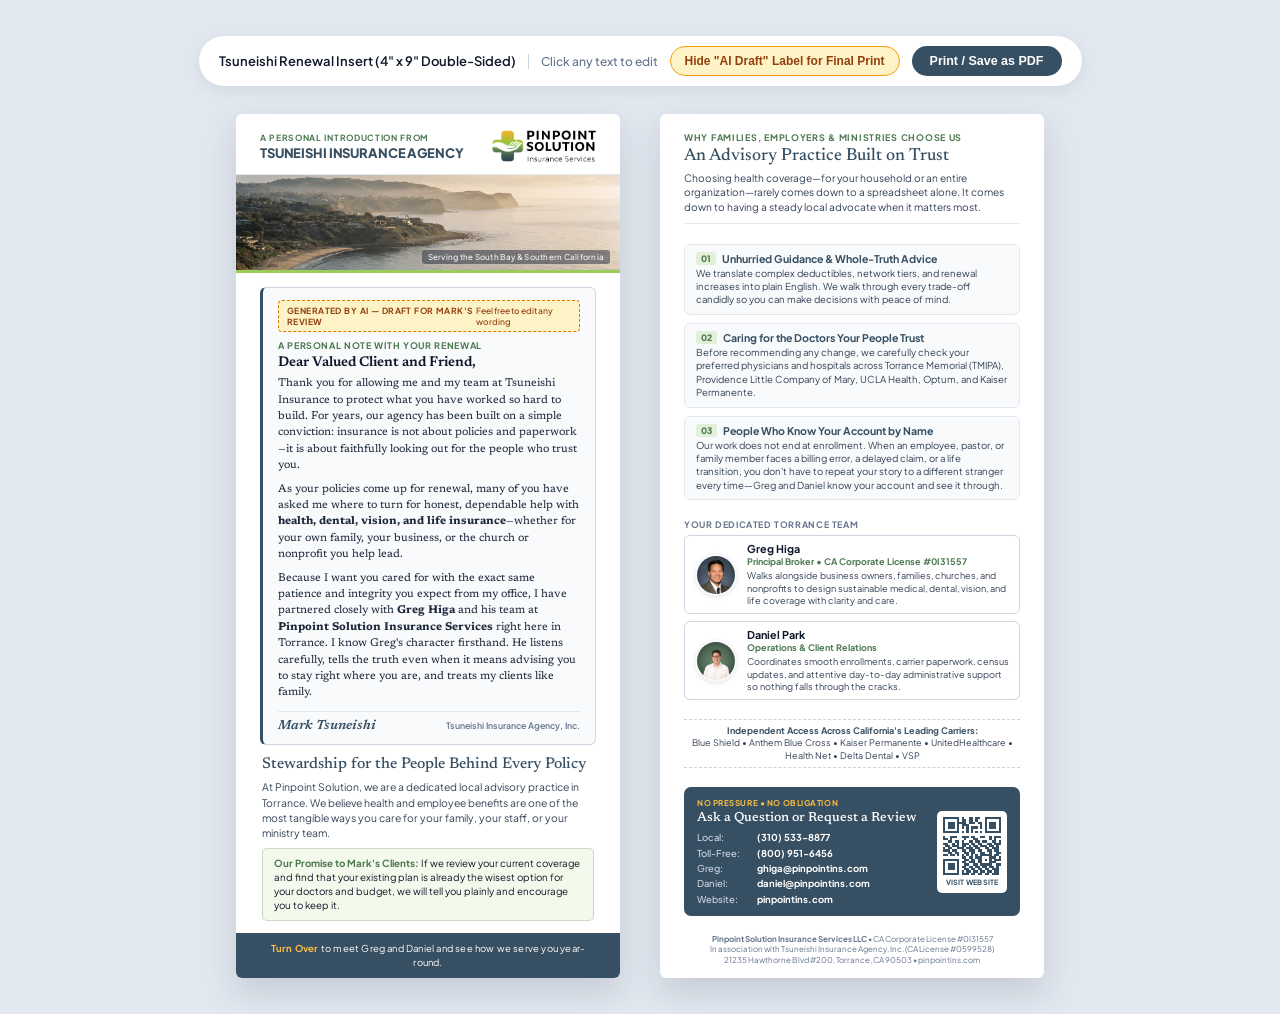
<file: tsuneishi_renewal_insert_rack_card.html>
<!DOCTYPE html>
<html lang="en">
<head>
  <meta charset="UTF-8">
  <title>Pinpoint Solution — Tsuneishi Renewal Insert (4" x 9")</title>
  <meta name="viewport" content="width=device-width, initial-scale=1.0">
  <link rel="preconnect" href="https://fonts.googleapis.com">
  <link rel="preconnect" href="https://fonts.gstatic.com" crossorigin>
  <link href="https://fonts.googleapis.com/css2?family=Plus+Jakarta+Sans:wght@400;500;600;700;800&family=Newsreader:ital,opsz,wght@0,6..72,400;0,6..72,500;0,6..72,600;1,6..72,400&display=swap" rel="stylesheet">
  <style>
    :root {
      --primary: #374F62;
      --secondary: #9ACC59;
      --secondary-dark: #4b784f;
      --accent-yellow: #FDBE40;
      --dark: #0f172a;
      --text: #334155;
      --light: #f8fafc;
      --border: #cbd5e1;
      --card-bg: #FFFFFF;
    }

    * {
      box-sizing: border-box;
      margin: 0;
      padding: 0;
    }

    body {
      background: #e2e8f0;
      font-family: 'Plus Jakarta Sans', -apple-system, BlinkMacSystemFont, sans-serif;
      color: var(--text);
      display: flex;
      flex-direction: column;
      align-items: center;
      padding: 36px 20px;
      gap: 28px;
    }

    .screen-controls {
      display: flex;
      gap: 12px;
      align-items: center;
      flex-wrap: wrap;
      justify-content: center;
      background: #ffffff;
      padding: 10px 20px;
      border-radius: 999px;
      box-shadow: 0 4px 14px rgba(15, 23, 42, 0.08);
      font-size: 13px;
      font-weight: 600;
      color: var(--dark);
    }

    .screen-controls span.hint {
      font-weight: 500;
      color: #64748b;
      font-size: 12px;
      border-left: 1px solid var(--border);
      padding-left: 12px;
    }

    .btn-toggle-draft {
      background: #fef3c7;
      color: #92400e;
      border: 1px solid #f59e0b;
      padding: 7px 14px;
      border-radius: 999px;
      cursor: pointer;
      font-weight: 700;
      font-size: 12px;
      transition: all 0.15s;
    }

    .btn-toggle-draft:hover {
      background: #fde68a;
    }

    .btn-print {
      background: var(--primary);
      color: #ffffff;
      border: none;
      padding: 8px 18px;
      border-radius: 999px;
      cursor: pointer;
      font-weight: 600;
      font-size: 12.5px;
      transition: background 0.15s;
    }

    .btn-print:hover {
      background: #263847;
    }

    .cards-wrapper {
      display: flex;
      gap: 40px;
      justify-content: center;
      flex-wrap: wrap;
    }

    .rack-card {
      width: 4in;
      height: 9in;
      background: var(--card-bg);
      box-shadow: 0 14px 34px rgba(15, 23, 42, 0.14);
      border-radius: 6px;
      overflow: hidden;
      display: flex;
      flex-direction: column;
      position: relative;
    }

    [contenteditable="true"]:focus {
      outline: 2px dashed var(--secondary);
      outline-offset: 2px;
      border-radius: 2px;
    }

    .front-header {
      padding: 16px 24px 12px 24px;
      border-bottom: 1px solid #e2e8f0;
      display: flex;
      align-items: center;
      justify-content: space-between;
      background: #ffffff;
    }

    .co-brand {
      display: flex;
      flex-direction: column;
      gap: 2px;
    }

    .co-brand-top {
      font-size: 8.5px;
      font-weight: 700;
      text-transform: uppercase;
      letter-spacing: 0.08em;
      color: var(--secondary-dark);
    }

    .co-brand-main {
      font-size: 13px;
      font-weight: 800;
      color: var(--primary);
      letter-spacing: -0.01em;
    }

    .brand-logo-img {
      height: 32px;
      width: auto;
      object-fit: contain;
    }

    .hero-photo-wrap {
      width: 100%;
      height: 104px;
      position: relative;
      background: var(--primary);
      overflow: hidden;
      border-bottom: 3px solid var(--secondary);
    }

    .hero-photo-wrap img {
      width: 100%;
      height: 100%;
      object-fit: cover;
      object-position: center 45%;
      display: block;
    }

    .photo-caption {
      position: absolute;
      bottom: 6px;
      right: 10px;
      font-size: 8px;
      color: rgba(255, 255, 255, 0.94);
      background: rgba(15, 23, 42, 0.45);
      padding: 2px 6px;
      border-radius: 3px;
      font-weight: 500;
      letter-spacing: 0.03em;
    }

    .front-body {
      padding: 14px 24px 12px 24px;
      display: flex;
      flex-direction: column;
      flex: 1;
      justify-content: space-between;
    }

    .letter-card {
      background: var(--light);
      border: 1px solid #cbd5e1;
      border-left: 3.5px solid var(--primary);
      border-radius: 6px;
      padding: 12px 15px;
      position: relative;
    }

    .ai-draft-notice {
      background: #fef3c7;
      border: 1px dashed #d97706;
      color: #92400e;
      font-family: 'Plus Jakarta Sans', sans-serif;
      font-size: 8.5px;
      font-weight: 700;
      text-transform: uppercase;
      letter-spacing: 0.05em;
      padding: 4px 8px;
      border-radius: 4px;
      margin-bottom: 8px;
      display: flex;
      justify-content: space-between;
      align-items: center;
    }

    .ai-draft-notice span.sub {
      font-weight: 500;
      text-transform: none;
      letter-spacing: 0;
      font-size: 8.5px;
    }

    body.hide-draft-badge .ai-draft-notice {
      display: none !important;
    }

    .letter-eyebrow {
      font-size: 9px;
      font-weight: 700;
      text-transform: uppercase;
      letter-spacing: 0.07em;
      color: var(--secondary-dark);
      margin-bottom: 5px;
    }

    .letter-salutation {
      font-family: 'Newsreader', Georgia, serif;
      font-size: 14px;
      font-weight: 600;
      color: var(--dark);
      margin-bottom: 6px;
    }

    .letter-prose {
      font-family: 'Newsreader', Georgia, serif;
      font-size: 11.1px;
      line-height: 1.48;
      color: #1e293b;
      display: flex;
      flex-direction: column;
      gap: 7px;
    }

    .letter-signoff {
      margin-top: 9px;
      padding-top: 7px;
      border-top: 1px solid #e2e8f0;
      display: flex;
      justify-content: space-between;
      align-items: baseline;
    }

    .signature-name {
      font-family: 'Newsreader', Georgia, serif;
      font-style: italic;
      font-weight: 600;
      font-size: 13px;
      color: var(--primary);
    }

    .signature-title {
      font-size: 8.8px;
      font-weight: 600;
      color: #64748b;
    }

    .story-bridge {
      margin-top: 10px;
      padding: 0 2px;
    }

    .story-bridge-title {
      font-family: 'Newsreader', Georgia, serif;
      font-size: 15.5px;
      font-weight: 500;
      color: var(--primary);
      margin-bottom: 5px;
      line-height: 1.25;
    }

    .story-bridge-text {
      font-size: 10.4px;
      line-height: 1.48;
      color: var(--text);
      margin-bottom: 7px;
    }

    .stewardship-promise {
      background: rgba(154, 204, 89, 0.12);
      border: 1px solid rgba(75, 120, 79, 0.25);
      border-radius: 5px;
      padding: 8px 11px;
      font-size: 9.8px;
      line-height: 1.42;
      color: var(--dark);
    }

    .stewardship-promise strong {
      color: var(--secondary-dark);
      font-weight: 700;
    }

    .front-footer-strip {
      background: var(--primary);
      color: #ffffff;
      padding: 9px 22px;
      text-align: center;
      font-size: 9.5px;
      letter-spacing: 0.02em;
      line-height: 1.4;
    }

    .front-footer-strip span {
      color: var(--accent-yellow);
      font-weight: 700;
    }

    .back {
      background: #ffffff;
      padding: 18px 24px 12px 24px;
      display: flex;
      flex-direction: column;
      justify-content: space-between;
    }

    .back-header {
      border-bottom: 1px solid #e2e8f0;
      padding-bottom: 9px;
    }

    .back-eyebrow {
      font-size: 9px;
      font-weight: 700;
      text-transform: uppercase;
      letter-spacing: 0.08em;
      color: var(--secondary-dark);
      margin-bottom: 3px;
    }

    .back-title {
      font-family: 'Newsreader', Georgia, serif;
      font-size: 17.5px;
      color: var(--primary);
      font-weight: 500;
      line-height: 1.2;
    }

    .back-lead {
      font-size: 10.2px;
      line-height: 1.42;
      color: var(--text);
      margin-top: 4px;
    }

    .commitments-list {
      display: flex;
      flex-direction: column;
      gap: 8px;
      margin: 8px 0;
    }

    .commitment-card {
      padding: 7px 11px;
      background: var(--light);
      border: 1px solid #e2e8f0;
      border-radius: 6px;
    }

    .commitment-card h4 {
      font-size: 10.6px;
      font-weight: 700;
      color: var(--primary);
      margin-bottom: 2px;
      display: flex;
      align-items: center;
      gap: 6px;
    }

    .commitment-num {
      font-size: 8.8px;
      font-weight: 800;
      color: var(--secondary-dark);
      background: rgba(154, 204, 89, 0.22);
      padding: 1px 5px;
      border-radius: 3px;
    }

    .commitment-card p {
      font-size: 9.6px;
      line-height: 1.4;
      color: var(--text);
    }

    .team-section-label {
      font-size: 8.8px;
      font-weight: 700;
      text-transform: uppercase;
      letter-spacing: 0.07em;
      color: #64748b;
      margin-bottom: 5px;
    }

    .team-grid {
      display: flex;
      flex-direction: column;
      gap: 7px;
      margin-bottom: 8px;
    }

    .team-card {
      display: flex;
      gap: 10px;
      align-items: center;
      background: #ffffff;
      border: 1px solid var(--border);
      border-radius: 6px;
      padding: 7px 10px;
    }

    .team-photo {
      width: 42px;
      height: 42px;
      border-radius: 50%;
      object-fit: cover;
      border: 2px solid var(--light);
      box-shadow: 0 1px 4px rgba(15, 23, 42, 0.12);
      flex-shrink: 0;
      background: var(--primary);
    }

    .team-info h4 {
      font-size: 10.8px;
      font-weight: 700;
      color: var(--dark);
      line-height: 1.2;
    }

    .team-info .team-role {
      font-size: 9px;
      font-weight: 700;
      color: var(--secondary-dark);
      margin-bottom: 2px;
    }

    .team-info p {
      font-size: 9.2px;
      line-height: 1.34;
      color: var(--text);
    }

    .network-strip {
      border-top: 1px dashed var(--border);
      border-bottom: 1px dashed var(--border);
      padding: 5px 4px;
      text-align: center;
      font-size: 9px;
      color: var(--text);
      line-height: 1.35;
      margin-bottom: 8px;
    }

    .network-strip strong {
      color: var(--primary);
    }

    .cta-box {
      background: var(--primary);
      color: #ffffff;
      border-radius: 7px;
      padding: 11px 13px;
      display: flex;
      gap: 12px;
      align-items: center;
      justify-content: space-between;
    }

    .cta-content {
      flex: 1;
      min-width: 0;
    }

    .cta-tag {
      font-size: 8px;
      text-transform: uppercase;
      font-weight: 700;
      letter-spacing: 0.07em;
      color: var(--accent-yellow);
      margin-bottom: 2px;
    }

    .cta-content h4 {
      font-family: 'Newsreader', Georgia, serif;
      font-size: 13px;
      font-weight: 500;
      line-height: 1.2;
      margin-bottom: 6px;
      color: #ffffff;
    }

    .cta-contact-grid {
      display: grid;
      grid-template-columns: 54px 1fr;
      row-gap: 2.5px;
      column-gap: 6px;
      font-size: 9.5px;
      line-height: 1.35;
      align-items: baseline;
    }

    .cta-label {
      color: #cbd5e1;
      font-weight: 500;
      white-space: nowrap;
    }

    .cta-val {
      color: #ffffff;
      font-weight: 700;
      white-space: nowrap;
    }

    .qr-container {
      background: #ffffff;
      padding: 6px;
      border-radius: 5px;
      flex-shrink: 0;
      display: flex;
      flex-direction: column;
      align-items: center;
      gap: 3px;
    }

    .qr-container img {
      width: 58px;
      height: 58px;
      display: block;
    }

    .qr-hint {
      font-size: 7.2px;
      font-weight: 700;
      text-transform: uppercase;
      color: var(--primary);
      letter-spacing: 0.03em;
    }

    .back-footer-legal {
      margin-top: 6px;
      text-align: center;
      font-size: 8px;
      line-height: 1.35;
      color: #64748b;
    }

    @media print {
      body {
        background: none;
        padding: 0;
        margin: 0;
        gap: 0;
      }
      .screen-controls {
        display: none !important;
      }
      .cards-wrapper {
        gap: 0;
        display: block;
      }
      .rack-card {
        page-break-after: always;
        box-shadow: none;
        border-radius: 0;
        width: 4in;
        height: 9in;
      }
      @page {
        size: 4in 9in portrait;
        margin: 0;
      }
    }
  </style>
</head>
<body>

  <div class="screen-controls">
    <span>Tsuneishi Renewal Insert (4" x 9" Double-Sided)</span>
    <span class="hint">Click any text to edit</span>
    <button class="btn-toggle-draft" id="toggleDraftBtn" onclick="toggleDraftNotice()">Hide "AI Draft" Label for Final Print</button>
    <button class="btn-print" onclick="window.print()">Print / Save as PDF</button>
  </div>

  <div class="cards-wrapper">

    <!-- FRONT CARD: MARK'S FIRST-PERSON LETTER -->
    <div class="rack-card front">
      <div class="front-header">
        <div class="co-brand" contenteditable="true">
          <span class="co-brand-top">A Personal Introduction From</span>
          <span class="co-brand-main">TSUNEISHI INSURANCE AGENCY</span>
        </div>
        <img src="images/logo-color.png" alt="Pinpoint Solution" class="brand-logo-img" onerror="this.outerHTML='<strong style=\'color:var(--primary);font-size:13px;letter-spacing:-0.02em;\'>PINPOINT SOLUTION</strong>'">
      </div>

      <div class="hero-photo-wrap">
        <img src="images/hero-south-bay.jpg" alt="South Bay Coastline" onerror="this.src='https://images.unsplash.com/photo-1507525428034-b723cf961d3e?auto=format&fit=crop&w=800&q=80'">
        <span class="photo-caption" contenteditable="true">Serving the South Bay &amp; Southern California</span>
      </div>

      <div class="front-body">
        <div class="letter-card" contenteditable="true">
          <div class="ai-draft-notice">
            <span>Generated by AI — Draft for Mark's Review</span>
            <span class="sub">Feel free to edit any wording</span>
          </div>
          <div class="letter-eyebrow">A Personal Note with Your Renewal</div>
          <div class="letter-salutation">Dear Valued Client and Friend,</div>
          <div class="letter-prose">
            <p>
              Thank you for allowing me and my team at Tsuneishi Insurance to protect what you have worked so hard to build. For years, our agency has been built on a simple conviction: insurance is not about policies and paperwork—it is about faithfully looking out for the people who trust you.
            </p>
            <p>
              As your policies come up for renewal, many of you have asked me where to turn for honest, dependable help with <strong>health, dental, vision, and life insurance</strong>—whether for your own family, your business, or the church or nonprofit you help lead.
            </p>
            <p>
              Because I want you cared for with the exact same patience and integrity you expect from my office, I have partnered closely with <strong>Greg Higa</strong> and his team at <strong>Pinpoint Solution Insurance Services</strong> right here in Torrance. I know Greg's character firsthand. He listens carefully, tells the truth even when it means advising you to stay right where you are, and treats my clients like family.
            </p>
          </div>
          <div class="letter-signoff">
            <span class="signature-name">Mark Tsuneishi</span>
            <span class="signature-title">Tsuneishi Insurance Agency, Inc.</span>
          </div>
        </div>

        <div class="story-bridge" contenteditable="true">
          <h2 class="story-bridge-title">Stewardship for the People Behind Every Policy</h2>
          <p class="story-bridge-text">
            At Pinpoint Solution, we are a dedicated local advisory practice in Torrance. We believe health and employee benefits are one of the most tangible ways you care for your family, your staff, or your ministry team.
          </p>
          <div class="stewardship-promise">
            <strong>Our Promise to Mark's Clients:</strong> If we review your current coverage and find that your existing plan is already the wisest option for your doctors and budget, we will tell you plainly and encourage you to keep it.
          </div>
        </div>
      </div>

      <div class="front-footer-strip" contenteditable="true">
        <span>Turn Over</span> to meet Greg and Daniel and see how we serve you year-round.
      </div>
    </div>

    <!-- BACK CARD: WHY PINPOINT & DEDICATED TEAM -->
    <div class="rack-card back">
      <div class="back-header" contenteditable="true">
        <div class="back-eyebrow">Why Families, Employers &amp; Ministries Choose Us</div>
        <h3 class="back-title">An Advisory Practice Built on Trust</h3>
        <p class="back-lead">
          Choosing health coverage—for your household or an entire organization—rarely comes down to a spreadsheet alone. It comes down to having a steady local advocate when it matters most.
        </p>
      </div>

      <div class="commitments-list" contenteditable="true">
        <div class="commitment-card">
          <h4><span class="commitment-num">01</span> Unhurried Guidance &amp; Whole-Truth Advice</h4>
          <p>
            We translate complex deductibles, network tiers, and renewal increases into plain English. We walk through every trade-off candidly so you can make decisions with peace of mind.
          </p>
        </div>

        <div class="commitment-card">
          <h4><span class="commitment-num">02</span> Caring for the Doctors Your People Trust</h4>
          <p>
            Before recommending any change, we carefully check your preferred physicians and hospitals across Torrance Memorial (TMIPA), Providence Little Company of Mary, UCLA Health, Optum, and Kaiser Permanente.
          </p>
        </div>

        <div class="commitment-card">
          <h4><span class="commitment-num">03</span> People Who Know Your Account by Name</h4>
          <p>
            Our work does not end at enrollment. When an employee, pastor, or family member faces a billing error, a delayed claim, or a life transition, you don't have to repeat your story to a different stranger every time—Greg and Daniel know your account and see it through.
          </p>
        </div>
      </div>

      <div>
        <div class="team-section-label" contenteditable="true">Your Dedicated Torrance Team</div>
        <div class="team-grid">
          <div class="team-card" contenteditable="true">
            <img src="images/greg-higa.jpg" alt="Greg Higa" class="team-photo" onerror="this.outerHTML='<div class=\'team-photo\' style=\'display:flex;align-items:center;justify-content:center;background:var(--primary);color:#fff;font-weight:700;font-size:13px;\'>GH</div>'">
            <div class="team-info">
              <h4>Greg Higa</h4>
              <div class="team-role">Principal Broker • CA Corporate License #0I31557</div>
              <p>Walks alongside business owners, families, churches, and nonprofits to design sustainable medical, dental, vision, and life coverage with clarity and care.</p>
            </div>
          </div>

          <div class="team-card" contenteditable="true">
            <img src="images/daniel-park.jpg" alt="Daniel Park" class="team-photo" onerror="this.outerHTML='<div class=\'team-photo\' style=\'display:flex;align-items:center;justify-content:center;background:var(--secondary-dark);color:#fff;font-weight:700;font-size:13px;\'>DP</div>'">
            <div class="team-info">
              <h4>Daniel Park</h4>
              <div class="team-role">Operations &amp; Client Relations</div>
              <p>Coordinates smooth enrollments, carrier paperwork, census updates, and attentive day-to-day administrative support so nothing falls through the cracks.</p>
            </div>
          </div>
        </div>
      </div>

      <div class="network-strip" contenteditable="true">
        <strong>Independent Access Across California's Leading Carriers:</strong><br>
        Blue Shield • Anthem Blue Cross • Kaiser Permanente • UnitedHealthcare • Health Net • Delta Dental • VSP
      </div>

      <div class="cta-box">
        <div class="cta-content" contenteditable="true">
          <div class="cta-tag">No Pressure • No Obligation</div>
          <h4>Ask a Question or Request a Review</h4>
          <div class="cta-contact-grid">
            <span class="cta-label">Local:</span>
            <span class="cta-val">(310) 533-8877</span>

            <span class="cta-label">Toll-Free:</span>
            <span class="cta-val">(800) 951-6456</span>

            <span class="cta-label">Greg:</span>
            <span class="cta-val">ghiga@pinpointins.com</span>

            <span class="cta-label">Daniel:</span>
            <span class="cta-val">daniel@pinpointins.com</span>

            <span class="cta-label">Website:</span>
            <span class="cta-val">pinpointins.com</span>
          </div>
        </div>
        <div class="qr-container">
          <svg xmlns="http://www.w3.org/2000/svg" viewBox="0 0 25 25" width="58" height="58" shape-rendering="crispEdges" aria-label="QR Code for pinpointins.com" role="img" style="display:block;">
            <rect width="25" height="25" fill="#ffffff"/>
            <path fill="#374F62" d="M0,0h7v7h-7zM1,1v5h5v-5zM2,2h3v3h-3zM18,0h7v7h-7zM19,1v5h5v-5zM20,2h3v3h-3zM0,18h7v7h-7zM1,19v5h5v-5zM2,20h3v3h-3zM8,0h1v1h1v2h-1v1h-1v-1h-1v-1h1zM11,0h2v2h-1v1h-1zM14,0h2v1h-1v1h-1zM9,2h1v1h1v1h-2zM12,2h2v1h-2zM15,2h2v2h-1v-1h-1zM8,4h1v1h-1zM10,4h1v2h-1zM12,4h3v1h-2v1h-1zM16,4h1v1h-1zM8,6h1v1h-1zM10,6h1v1h-1zM12,6h1v1h-1zM14,6h1v1h-1zM16,6h1v1h-1zM0,8h1v1h1v1h-2zM3,8h3v1h-2v1h-1zM8,8h3v1h-1v1h-1v-1h-1zM12,8h2v1h1v1h-2v-1h-1zM16,8h2v1h-2zM20,8h1v2h-1zM22,8h3v1h-2v1h-1zM2,10h2v1h-2zM5,10h2v1h-2zM8,10h1v2h-1zM11,10h2v1h-2zM14,10h2v2h-1v-1h-1zM17,10h2v1h-2zM21,10h2v1h-2zM24,10h1v2h-1zM0,11h2v1h-2zM4,11h1v2h-1zM6,11h1v1h-1zM9,11h2v1h-2zM12,11h2v1h-2zM16,11h1v2h-1zM19,11h2v1h-2zM22,11h2v1h-2zM1,12h2v1h-2zM5,12h2v1h-2zM8,12h2v1h-2zM11,12h1v2h-1zM13,12h2v1h-2zM17,12h2v1h-2zM20,12h2v1h-2zM23,12h1v2h-1zM0,13h1v2h-1zM2,13h2v1h-2zM6,13h3v1h-3zM10,13h1v1h-1zM12,13h1v1h-1zM14,13h2v1h-2zM18,13h2v1h-2zM21,13h2v1h-2zM1,14h2v1h-2zM4,14h2v1h-2zM8,14h2v1h-2zM11,14h3v1h-3zM15,14h2v1h-2zM19,14h2v1h-2zM22,14h2v1h-2zM2,15h2v1h-2zM5,15h2v1h-2zM9,15h2v1h-2zM12,15h2v1h-2zM16,15h2v1h-2zM20,15h1v2h-1zM23,15h2v1h-2zM0,16h2v1h-2zM3,16h2v1h-2zM6,16h1v1h-1zM8,16h1v1h-1zM10,16h1v1h-1zM12,16h1v1h-1zM14,16h1v1h-1zM16,16h5v5h-5zM17,17v3h3v-3zM18,18h1v1h-1zM22,16h2v1h-2zM8,17h2v1h-2zM11,17h2v1h-2zM14,17h2v1h-2zM21,17h2v1h-2zM24,17h1v2h-1zM9,18h2v1h-2zM12,18h2v1h-2zM15,18h1v2h-1zM22,18h2v1h-2zM8,19h2v1h-2zM11,19h3v1h-3zM21,19h2v1h-2zM9,20h2v1h-2zM13,20h2v1h-2zM23,20h2v1h-2zM8,21h2v1h-2zM11,21h2v1h-2zM14,21h2v1h-2zM17,21h2v1h-2zM20,21h2v1h-2zM23,21h1v2h-1zM9,22h2v1h-2zM12,22h2v1h-2zM15,22h2v1h-2zM18,22h2v1h-2zM21,22h2v1h-2zM8,23h1v2h-1zM10,23h2v1h-2zM13,23h2v1h-2zM16,23h2v1h-2zM19,23h2v1h-2zM22,23h2v1h-2zM9,24h2v1h-2zM12,24h2v1h-2zM15,24h2v1h-2zM18,24h2v1h-2zM21,24h3v1h-3z"/>
          </svg>
          <span class="qr-hint" contenteditable="true">Visit Website</span>
        </div>
      </div>

      <div class="back-footer-legal" contenteditable="true">
        <strong>Pinpoint Solution Insurance Services LLC</strong> • CA Corporate License #0I31557<br>
        In association with Tsuneishi Insurance Agency, Inc. (CA License #0599528)<br>
        21235 Hawthorne Blvd #200, Torrance, CA 90503 • pinpointins.com
      </div>
    </div>

  </div>

  <script>
    function toggleDraftNotice() {
      document.body.classList.toggle('hide-draft-badge');
      var btn = document.getElementById('toggleDraftBtn');
      if (document.body.classList.contains('hide-draft-badge')) {
        btn.textContent = 'Show "AI Draft" Label for Mark\'s Review';
      } else {
        btn.textContent = 'Hide "AI Draft" Label for Final Print';
      }
    }
  </script>

</body>
</html>
</file>
